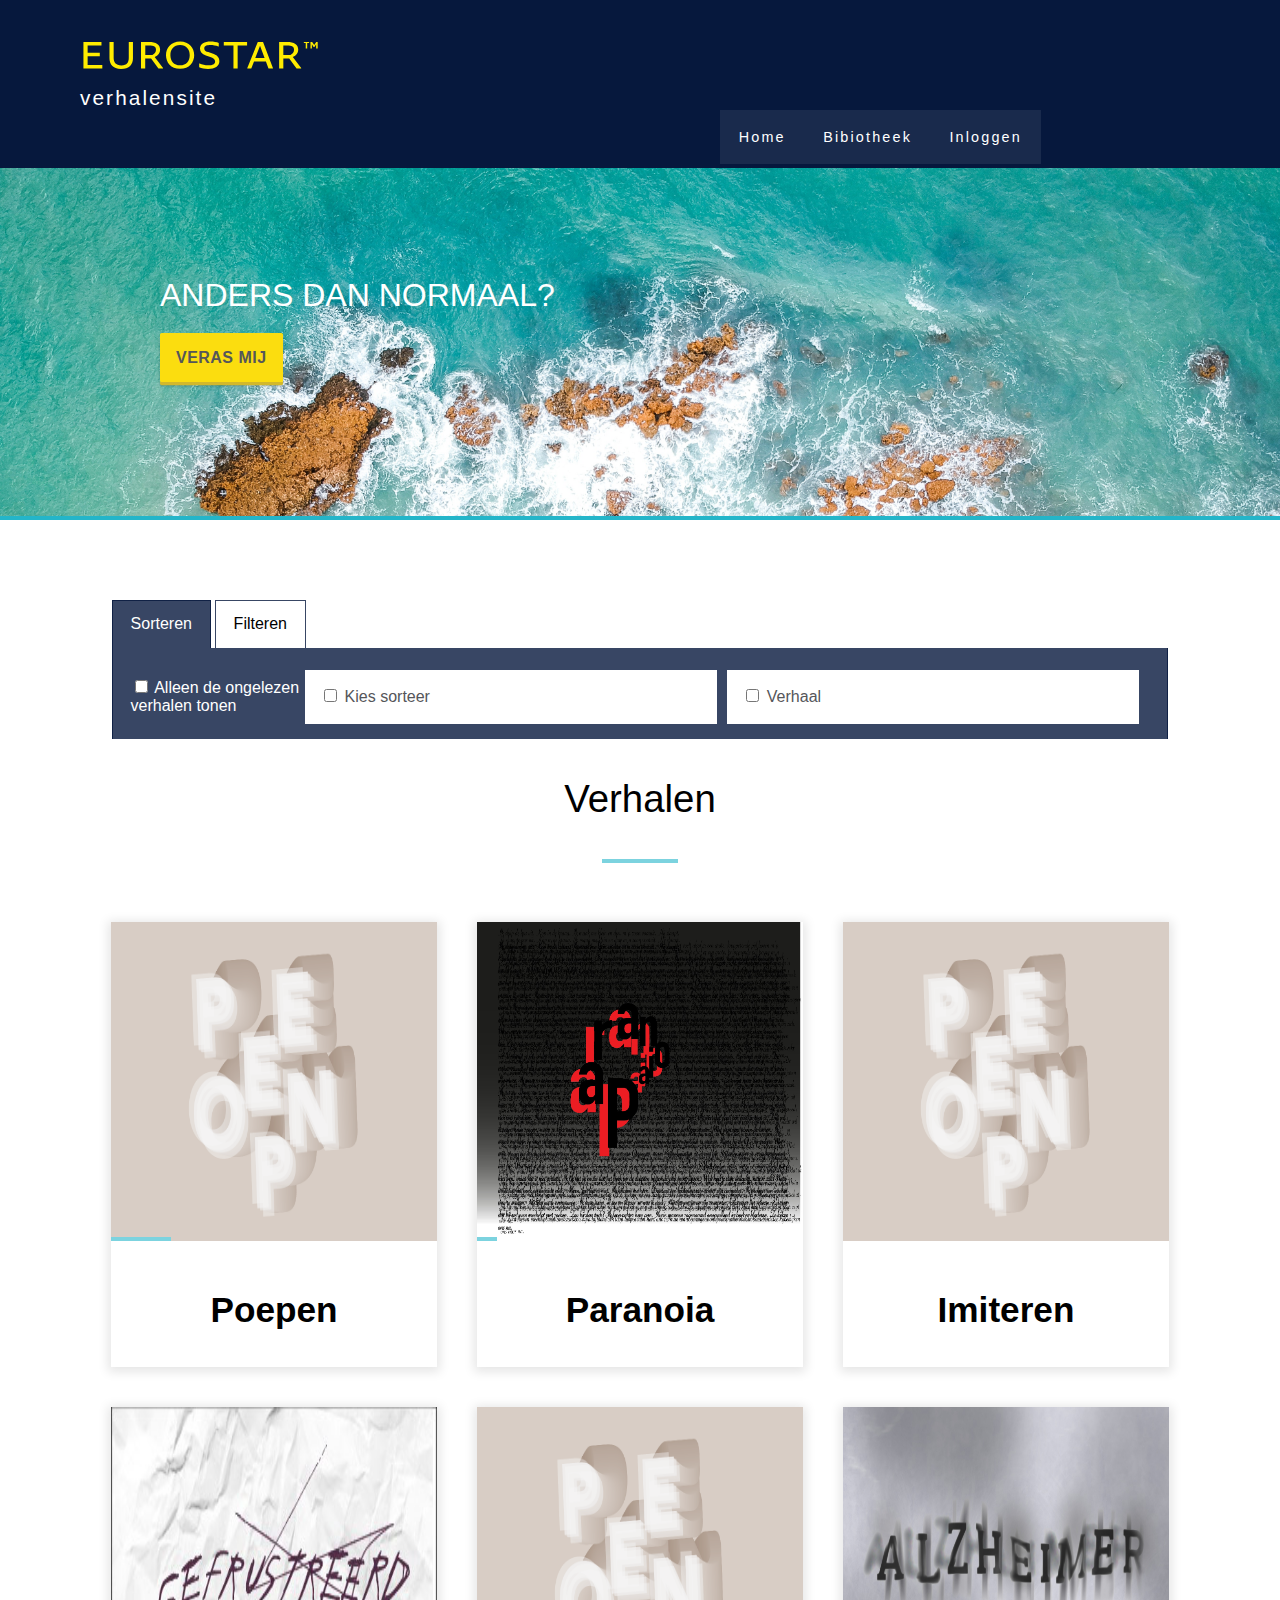
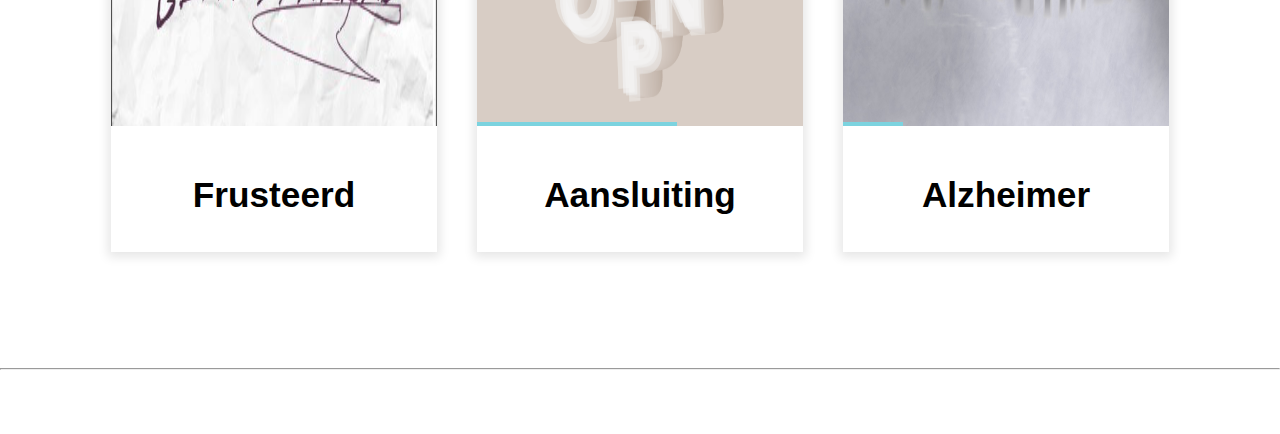
<file: Index.html>
<!DOCTYPE html>

<html lang="nl">

<head>
    <title>Verhalen</title>
    <meta name="viewport" content="width=device-width, initial-scale=1">
    <link rel="stylesheet" href="Styles/Styles.css" type="text/css">

</head>

<body>
    <!-- HEADER -->
    <header class="top">
        <div>
            <img src="Image/logo.svg" alt="logo" />
            <p>verhalensite</p>
        </div>
        <nav class="navheader">
            <div id="menuToggle">
                <!--
    A fake / hidden checkbox is used as click reciever,
    so you can use the :checked selector on it.
    -->
                <input type="checkbox" />

                <!--
    Some spans to act as a hamburger.

    They are acting like a real hamburger,
    not that McDonalds stuff.
    -->
                <span></span>
                <span></span>
                <span></span>
                <ul id="menu">
                    <li><a href="#">home</a></li>
                    <li><a href="bibio.html">Bibiotheek</a></li>
                    <li><a href="login.html">Inloggen</a></li>
                </ul>
            </div>
        </nav>

    </header>
    <!-- EINDE HEADER -->

    <!-- HEADER FOTO -->
    <section class="headerslider">
        <h1>Anders dan normaal?</h1>
        <a href="#">Veras mij</a>
    </section>

    <!-- EINDE HEADER FOTO -->

    <!-- FILTER & SORTEREN -->

    <div class="pc-tab">
        <input checked="checked" id="tab1" type="radio" name="pct" />
        <input id="tab2" type="radio" name="pct" />
        <nav>
            <ul>
                <li class="tab1">
                    <label for="tab1">Sorteren</label>
                </li>
                <li class="tab2">
                    <label for="tab2">Filteren</label>
                </li>
            </ul>
        </nav>
        <section>
            <div class="tab1">
                <form>
                    <div>
                        <input type="checkbox"> Alleen de ongelezen verhalen tonen
                    </div>
                    <Section class="drop">
                        <ul>
                            <li class="sorteer">
                                <input type="checkbox" id="sorteer" name="opinie" value="Opinie">
                                <label class="sorteer" for="sorteer">Kies sorteer</label>
                                <ul class="hidesorteer">
                                    <li>
                                        <input type="checkbox" id="populairiteit" name="populairiteit" value="Populairiteit">
                                        <label for="populairiteit">Populairiteit</label>
                                    </li>
                                    <li>
                                        <input type="checkbox" id="alfabetisch" name="alfabetisch" value="Alfabetisch">
                                        <label for="alfabetisch">Alfabetisch</label>
                                    </li>
                                    <li>
                                        <input type="checkbox" id="aanbevolen" name="aanbevolen" value="Aanbevolen">
                                        <label for="aanbevolen">Aanbevolen</label>
                                    </li>
                                    <li>
                                        <input type="checkbox" id="nieuw" name="nieuw" value="Nieuw">
                                        <label for="nieuw">Nieuw</label>
                                    </li>
                                    <li>
                                        <input type="checkbox" id="oud" name="oud" value="Oud">
                                        <label for="oud">Oud</label>
                                    </li>
                                </ul>
                            </li>
                        </ul>
                    </Section>
                    <Section class="drop">
                        <ul>
                            <li class="sorteer">
                                <input type="checkbox" id="sorteer" name="opinie" value="Opinie">
                                <label class="sorteer" for="sorteer">Verhaal</label>
                                <ul class="hidesorteer">
                                    <li>
                                        <input type="checkbox" id="populairiteit" name="populairiteit" value="Populairiteit">
                                        <label for="populairiteit">Populairiteit</label>
                                    </li>
                                    <li>
                                        <input type="checkbox" id="alfabetisch" name="alfabetisch" value="Alfabetisch">
                                        <label for="alfabetisch">Alfabetisch</label>
                                    </li>
                                    <li>
                                        <input type="checkbox" id="aanbevolen" name="aanbevolen" value="Aanbevolen">
                                        <label for="aanbevolen">Aanbevolen</label>
                                    </li>
                                    <li>
                                        <input type="checkbox" id="nieuw" name="nieuw" value="Nieuw">
                                        <label for="nieuw">Nieuw</label>
                                    </li>
                                    <li>
                                        <input type="checkbox" id="oud" name="oud" value="Oud">
                                        <label for="oud">Oud</label>
                                    </li>
                                </ul>
                            </li>
                        </ul>
                    </Section>
                </form>

            </div>
            <div class="tab2">
                <form>
                    <Section class="drop">
                        <ul>
                            <li class="sorteer">
                                <input type="checkbox" id="sorteer2" name="opinie" value="Opinie">
                                <label class="sorteer" for="sorteer2">Kies genre</label>
                                <ul class="hidesorteer">
                                    <li>
                                        <input type="checkbox" id="Spannend" name="Spannend" value="Spannend">
                                        <label for="Spannend">Spannend</label>
                                    </li>
                                    <li>
                                        <input type="checkbox" id="Roman" name="alfabetisch" value="Roman">
                                        <label for="Roman">Roman</label>
                                    </li>
                                    <li>
                                        <input type="checkbox" id="Humor" name="Humor" value="Humor">
                                        <label for="Humor">Humor</label>
                                    </li>
                                    <li>
                                        <input type="checkbox" id="Horror" name="Horror" value="Horror">
                                        <label for="Horror">Horror</label>
                                    </li>
                                    <li>
                                        <input type="checkbox" id="Dieren" name="Dieren" value="Dieren">
                                        <label for="Dieren">Dieren</label>
                                    </li>
                                    <li>
                                        <input type="checkbox" id="Sprookjes" name="Sprookjes" value="Sprookjes">
                                        <label for="Sprookjes">Sprookjes</label>
                                    </li>
                                </ul>
                            </li>
                        </ul>
                    </Section>
                    <Section class="drop">
                        <ul>
                            <li class="sorteer">
                                <input type="checkbox" id="sorteer" name="opinie" value="Opinie">
                                <label class="sorteer" for="sorteer">Emoties</label>
                                <ul class="hidesorteer">
                                    <li>
                                        <input type="checkbox" id="populairiteit" name="populairiteit" value="Populairiteit">
                                        <label for="populairiteit">Blij</label>
                                    </li>
                                    <li>
                                        <input type="checkbox" id="alfabetisch" name="alfabetisch" value="Alfabetisch">
                                        <label for="alfabetisch">Verdrietig</label>
                                    </li>
                                    <li>
                                        <input type="checkbox" id="aanbevolen" name="aanbevolen" value="Aanbevolen">
                                        <label for="aanbevolen">Verliefd</label>
                                    </li>
                                    <li>
                                        <input type="checkbox" id="nieuw" name="nieuw" value="Nieuw">
                                        <label for="nieuw">Boos</label>
                                    </li>
                                </ul>
                            </li>
                        </ul>
                    </Section>

                </form>

            </div>
        </section>
    </div>
    <div style="clear: both;"></div>
    <!-- EINDE FILTER & SORTEREN -->

    <!-- VERHALEN -->

    <h3>Verhalen</h3>

    <section class="cards">

        <article class="verhaal">
            <img src="Image/poepen.jpg" alt="poepen">
            <header>
                <hr class="leesstand" width="60px" />
                <h4>Poepen</h4>
                <div>
                    <a href="verhaal.html">BEKIJKEN</a>
                    <button id="heart">❤</button>
                </div>
            </header>
        </article>


        <article class="verhaal">
            <img src="Image/para.jpeg" alt="poepen">
            <header>
                <hr class="leesstand" width="20px" />
                <h4>Paranoia</h4>
                <div>
                    <a href="#">BEKIJKEN</a>

                    <button id="heart">❤</button>
                </div>
            </header>
        </article>
        <article class="verhaal">
            <img src="Image/poepen.jpg" alt="poepen">
            <header>
                <hr class="leesstand" width="0px" />
                <h4>Imiteren</h4>
                <div>
                    <a href="#">BEKIJKEN</a>

                    <button id="heart">❤</button>
                </div>
            </header>
        </article>
        <article class="verhaal">
            <img src="Image/gefrusteerd.jpeg" alt="poepen">
            <header>
                <hr class="leesstand" width="0px" />
                <h4>Frusteerd</h4>
                <div>
                    <a href="#">BEKIJKEN</a>

                    <button id="heart">❤</button>
                </div>
            </header>
        </article>
        <article class="verhaal">
            <img src="Image/poepen.jpg" alt="poepen">
            <header>
                <hr class="leesstand" width="200px" />
                <h4>Aansluiting</h4>
                <div>
                    <a href="#">BEKIJKEN</a>

                    <button id="heart">❤</button>
                </div>
            </header>
        </article>
        <article class="verhaal">
            <img src="Image/alzheimer.jpeg" alt="poepen">
            <header>
                <hr class="leesstand" width="60px" />
                <h4>Alzheimer</h4>
                <div>
                    <a href="#">BEKIJKEN</a>

                    <button id="heart">❤</button>
                </div>
            </header>
        </article>
        <!-- EINDE VERHALEN -->

    </section>
    <!-- FOOTER -->
    <footer>
        <hr class="leesstand" />
    </footer>
    <!-- EINDE FOOTER -->
    <script type="text/javascript" src="js/main.js"></script>

</body>

</html>
</file>
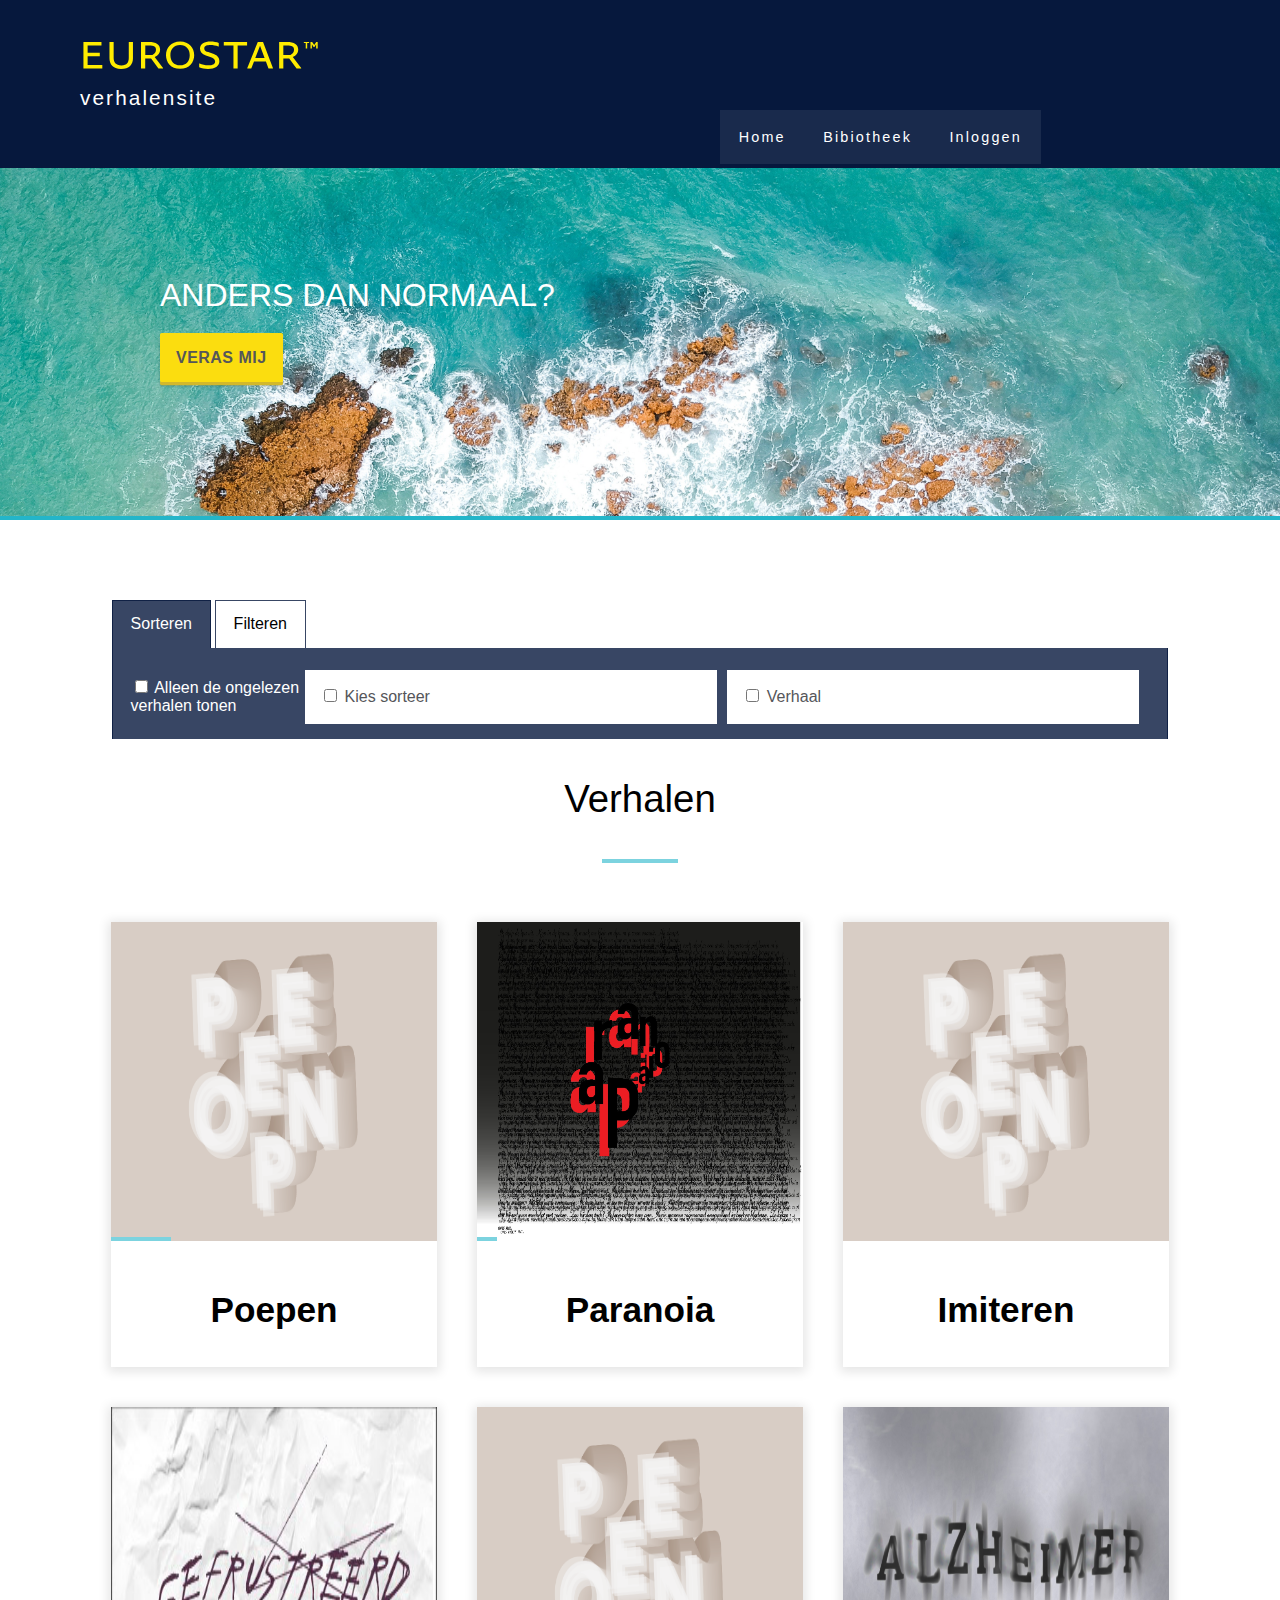
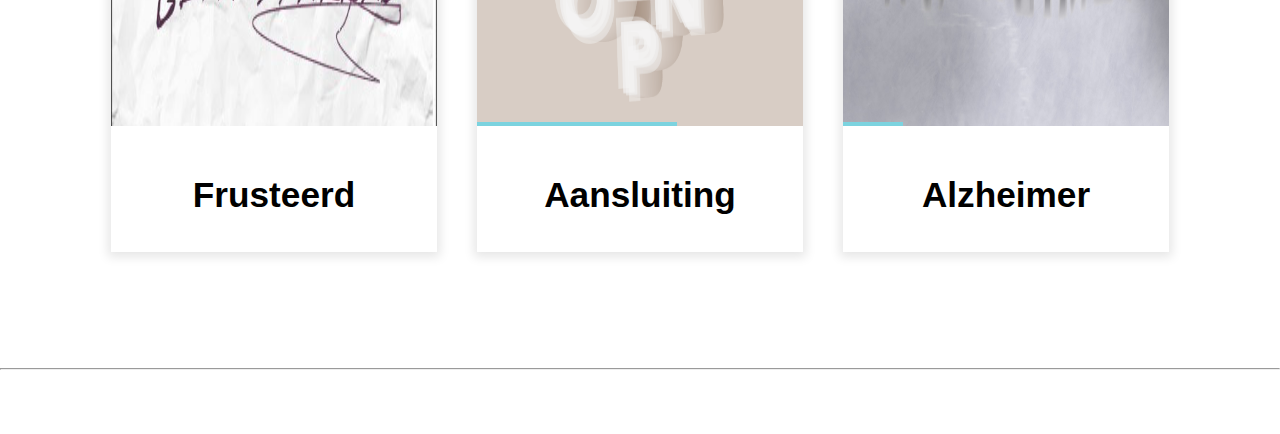
<file: index.html>
<!DOCTYPE html>

<html lang="nl">

<head>
    <title>Verhalen</title>
    <meta name="viewport" content="width=device-width, initial-scale=1">
    <link rel="stylesheet" href="Styles/Styles.css" type="text/css">

</head>

<body>
    <!-- HEADER -->
    <header class="top">
        <div>
            <img src="Image/logo.svg" alt="logo" />
            <p>verhalensite</p>
        </div>
        <nav class="navheader">
            <div id="menuToggle">
                <!--
    A fake / hidden checkbox is used as click reciever,
    so you can use the :checked selector on it.
    -->
                <input type="checkbox" />

                <!--
    Some spans to act as a hamburger.

    They are acting like a real hamburger,
    not that McDonalds stuff.
    -->
                <span></span>
                <span></span>
                <span></span>
                <ul id="menu">
                    <li><a href="index.html">home</a></li>
                    <li><a href="bibio.html">Bibiotheek</a></li>
                    <li><a href="login.html">Inloggen</a></li>
                </ul>
            </div>
        </nav>

    </header>
    <!-- EINDE HEADER -->

    <!-- HEADER FOTO -->
    <section class="headerslider">
        <h1>Anders dan normaal?</h1>
        <a href="#">Veras mij</a>
    </section>

    <!-- EINDE HEADER FOTO -->

    <!-- FILTER & SORTEREN -->

    <div class="pc-tab">
        <input checked="checked" id="tab1" type="radio" name="pct" />
        <input id="tab2" type="radio" name="pct" />
        <nav>
            <ul>
                <li class="tab1">
                    <label for="tab1">Sorteren</label>
                </li>
                <li class="tab2">
                    <label for="tab2">Filteren</label>
                </li>
            </ul>
        </nav>
        <section>
            <div class="tab1">
                <form>
                    <div>
                        <input type="checkbox"> Alleen de ongelezen verhalen tonen
                    </div>
                    <Section class="drop">
                        <ul>
                            <li class="sorteer">
                                <input type="checkbox" id="sorteer" name="opinie" value="Opinie">
                                <label class="sorteer" for="sorteer">Kies sorteer</label>
                                <ul class="hidesorteer">
                                    <li>
                                        <input type="checkbox" id="populairiteit" name="populairiteit" value="Populairiteit">
                                        <label for="populairiteit">Populairiteit</label>
                                    </li>
                                    <li>
                                        <input type="checkbox" id="alfabetisch" name="alfabetisch" value="Alfabetisch">
                                        <label for="alfabetisch">Alfabetisch</label>
                                    </li>
                                    <li>
                                        <input type="checkbox" id="aanbevolen" name="aanbevolen" value="Aanbevolen">
                                        <label for="aanbevolen">Aanbevolen</label>
                                    </li>
                                    <li>
                                        <input type="checkbox" id="nieuw" name="nieuw" value="Nieuw">
                                        <label for="nieuw">Nieuw</label>
                                    </li>
                                    <li>
                                        <input type="checkbox" id="oud" name="oud" value="Oud">
                                        <label for="oud">Oud</label>
                                    </li>
                                </ul>
                            </li>
                        </ul>
                    </Section>
                    <Section class="drop">
                        <ul>
                            <li class="sorteer">
                                <input type="checkbox" id="sorteer" name="opinie" value="Opinie">
                                <label class="sorteer" for="sorteer">Verhaal</label>
                                <ul class="hidesorteer">
                                    <li>
                                        <input type="checkbox" id="populairiteit" name="populairiteit" value="Populairiteit">
                                        <label for="populairiteit">Populairiteit</label>
                                    </li>
                                    <li>
                                        <input type="checkbox" id="alfabetisch" name="alfabetisch" value="Alfabetisch">
                                        <label for="alfabetisch">Alfabetisch</label>
                                    </li>
                                    <li>
                                        <input type="checkbox" id="aanbevolen" name="aanbevolen" value="Aanbevolen">
                                        <label for="aanbevolen">Aanbevolen</label>
                                    </li>
                                    <li>
                                        <input type="checkbox" id="nieuw" name="nieuw" value="Nieuw">
                                        <label for="nieuw">Nieuw</label>
                                    </li>
                                    <li>
                                        <input type="checkbox" id="oud" name="oud" value="Oud">
                                        <label for="oud">Oud</label>
                                    </li>
                                </ul>
                            </li>
                        </ul>
                    </Section>
                </form>

            </div>
            <div class="tab2">
                <form>
                    <Section class="drop">
                        <ul>
                            <li class="sorteer">
                                <input type="checkbox" id="sorteer2" name="opinie" value="Opinie">
                                <label class="sorteer" for="sorteer2">Kies genre</label>
                                <ul class="hidesorteer">
                                    <li>
                                        <input type="checkbox" id="Spannend" name="Spannend" value="Spannend">
                                        <label for="Spannend">Spannend</label>
                                    </li>
                                    <li>
                                        <input type="checkbox" id="Roman" name="alfabetisch" value="Roman">
                                        <label for="Roman">Roman</label>
                                    </li>
                                    <li>
                                        <input type="checkbox" id="Humor" name="Humor" value="Humor">
                                        <label for="Humor">Humor</label>
                                    </li>
                                    <li>
                                        <input type="checkbox" id="Horror" name="Horror" value="Horror">
                                        <label for="Horror">Horror</label>
                                    </li>
                                    <li>
                                        <input type="checkbox" id="Dieren" name="Dieren" value="Dieren">
                                        <label for="Dieren">Dieren</label>
                                    </li>
                                    <li>
                                        <input type="checkbox" id="Sprookjes" name="Sprookjes" value="Sprookjes">
                                        <label for="Sprookjes">Sprookjes</label>
                                    </li>
                                </ul>
                            </li>
                        </ul>
                    </Section>
                    <Section class="drop">
                        <ul>
                            <li class="sorteer">
                                <input type="checkbox" id="sorteer" name="opinie" value="Opinie">
                                <label class="sorteer" for="sorteer">Emoties</label>
                                <ul class="hidesorteer">
                                    <li>
                                        <input type="checkbox" id="populairiteit" name="populairiteit" value="Populairiteit">
                                        <label for="populairiteit">Blij</label>
                                    </li>
                                    <li>
                                        <input type="checkbox" id="alfabetisch" name="alfabetisch" value="Alfabetisch">
                                        <label for="alfabetisch">Verdrietig</label>
                                    </li>
                                    <li>
                                        <input type="checkbox" id="aanbevolen" name="aanbevolen" value="Aanbevolen">
                                        <label for="aanbevolen">Verliefd</label>
                                    </li>
                                    <li>
                                        <input type="checkbox" id="nieuw" name="nieuw" value="Nieuw">
                                        <label for="nieuw">Boos</label>
                                    </li>
                                </ul>
                            </li>
                        </ul>
                    </Section>

                </form>

            </div>
        </section>
    </div>
    <div style="clear: both;"></div>
    <!-- EINDE FILTER & SORTEREN -->

    <!-- VERHALEN -->

    <h3>Verhalen</h3>

    <section class="cards">

        <article class="verhaal">
            <img src="Image/poepen.jpg" alt="poepen">
            <header>
                <hr class="leesstand" width="60px" />
                <h4>Poepen</h4>
                <div>
                    <a href="verhaal.html">BEKIJKEN</a>
                    <button id="heart">❤</button>
                </div>
            </header>
        </article>


        <article class="verhaal">
            <img src="Image/para.jpeg" alt="poepen">
            <header>
                <hr class="leesstand" width="20px" />
                <h4>Paranoia</h4>
                <div>
                    <a href="#">BEKIJKEN</a>

                    <button id="heart">❤</button>
                </div>
            </header>
        </article>
        <article class="verhaal">
            <img src="Image/poepen.jpg" alt="poepen">
            <header>
                <hr class="leesstand" width="0px" />
                <h4>Imiteren</h4>
                <div>
                    <a href="#">BEKIJKEN</a>

                    <button id="heart">❤</button>
                </div>
            </header>
        </article>
        <article class="verhaal">
            <img src="Image/gefrusteerd.jpeg" alt="poepen">
            <header>
                <hr class="leesstand" width="0px" />
                <h4>Frusteerd</h4>
                <div>
                    <a href="#">BEKIJKEN</a>

                    <button id="heart">❤</button>
                </div>
            </header>
        </article>
        <article class="verhaal">
            <img src="Image/poepen.jpg" alt="poepen">
            <header>
                <hr class="leesstand" width="200px" />
                <h4>Aansluiting</h4>
                <div>
                    <a href="#">BEKIJKEN</a>

                    <button id="heart">❤</button>
                </div>
            </header>
        </article>
        <article class="verhaal">
            <img src="Image/alzheimer.jpeg" alt="poepen">
            <header>
                <hr class="leesstand" width="60px" />
                <h4>Alzheimer</h4>
                <div>
                    <a href="#">BEKIJKEN</a>

                    <button id="heart">❤</button>
                </div>
            </header>
        </article>
        <!-- EINDE VERHALEN -->

    </section>
    <!-- FOOTER -->
    <footer>
        <hr class="leesstand" />
    </footer>
    <!-- EINDE FOOTER -->
    <script type="text/javascript" src="js/main.js"></script>

</body>

</html>
</file>
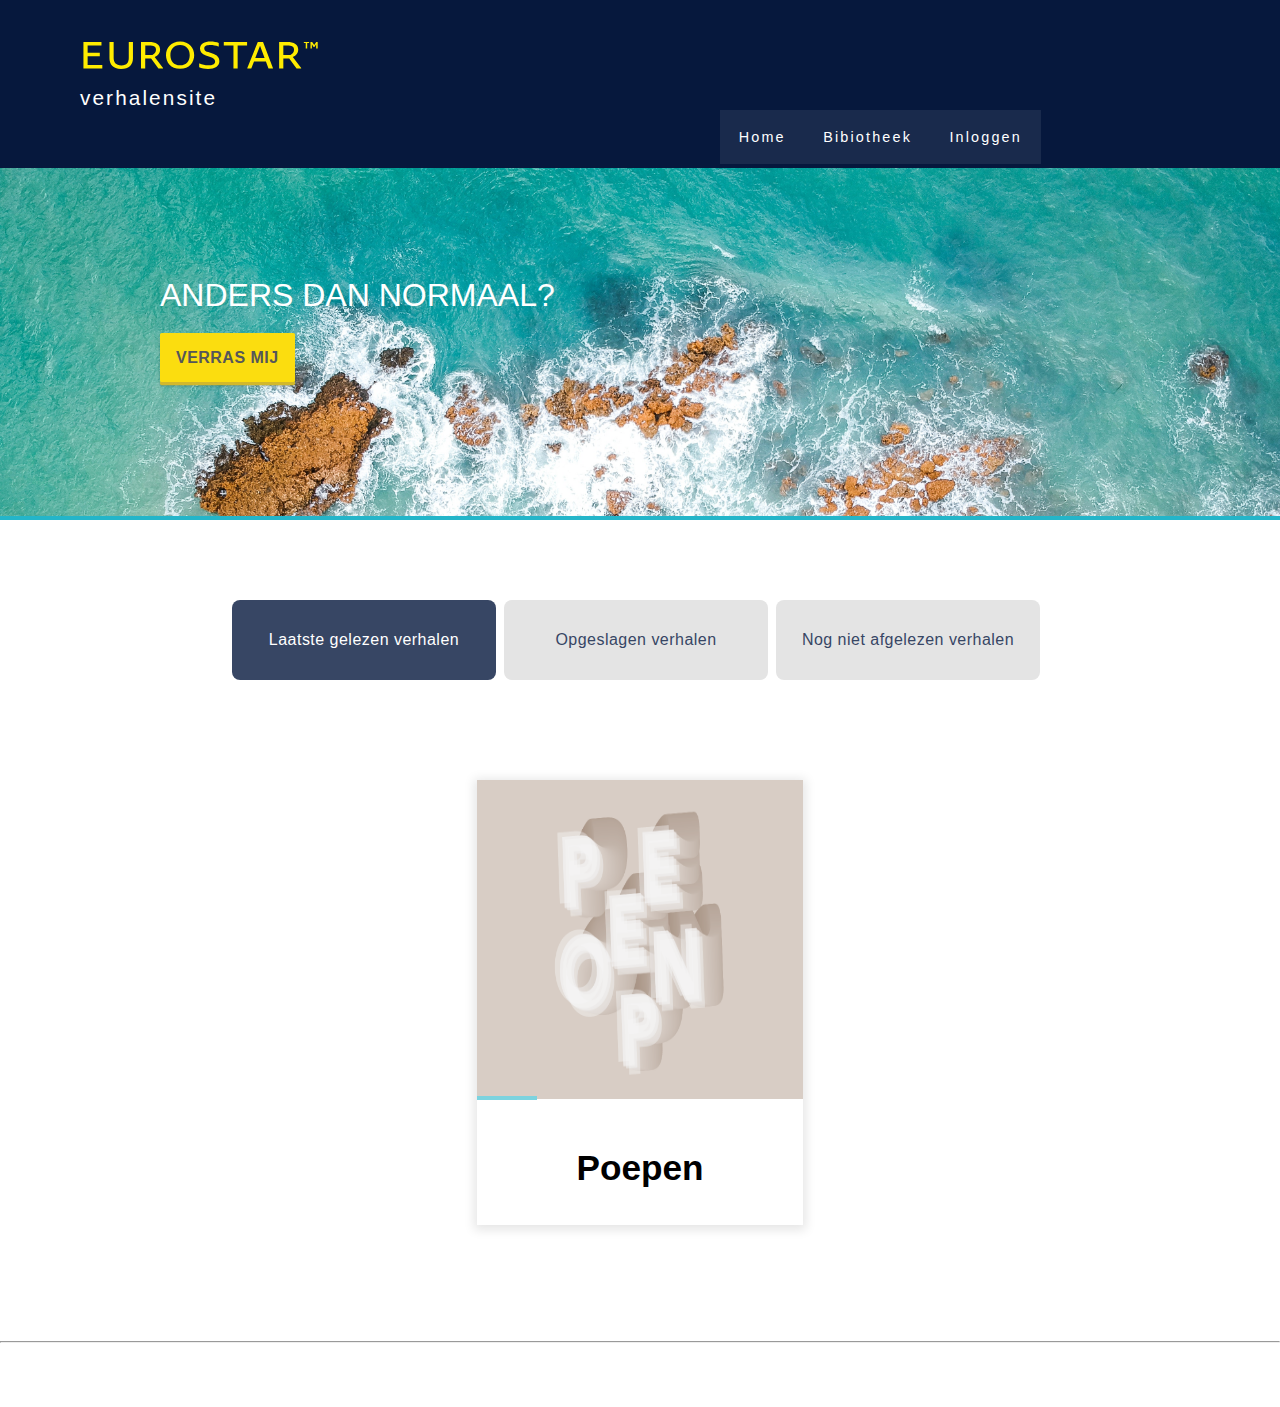
<file: bibio.html>
<!DOCTYPE html>

<html lang="nl">

<head>
    <title>Verhalen</title>
    <meta name="viewport" content="width=device-width, initial-scale=1">
    <link rel="stylesheet" href="Styles/Styles.css" type="text/css">
</head>

<body>
    <!-- HEADER -->
    <header class="top">
        <div>
            <img src="Image/logo.svg" alt="logo" />
            <p>verhalensite</p>
        </div>
        <nav class="navheader">
            <div id="menuToggle">
                <!--
    A fake / hidden checkbox is used as click reciever,
    so you can use the :checked selector on it.
    -->
                <input type="checkbox" />

                <!--
    Some spans to act as a hamburger.

    They are acting like a real hamburger,
    not that McDonalds stuff.
    -->
                <span></span>
                <span></span>
                <span></span>
                <ul id="menu">
                    <li><a href="index.html">home</a></li>
                    <li><a href="bibio.html">Bibiotheek</a></li>
                    <li><a href="login.html">Inloggen</a></li>
                </ul>
            </div>
        </nav>

    </header>
    <!-- EINDE HEADER -->
    <!-- HEADER FOTO -->
    <section class="headerslider">
        <h1>Anders dan normaal?</h1>
        <a href="Index.html">Verras mij</a>
    </section>

    <!-- EINDE HEADER FOTO -->
    <section class="boxes">
        <a href="bibio.html" class="active">Laatste gelezen verhalen</a>
        <a href="bibio2.html">Opgeslagen verhalen</a>
        <a href="bibio3.html">Nog niet afgelezen verhalen</a>
    </section>
    <section class="cards">


        <article class="verhaal">
            <img src="Image/poepen.jpg" alt="poepen">
            <header>
                <hr width="60px" />
                <h4>Poepen</h4>
                <div>
                    <a ref="Index.html">BEKIJKEN</a>

                    <button id="heart">❤</button>
                </div>
            </header>
        </article>
    </section>
    <!-- FOOTER -->
    <footer>
        <hr />
    </footer>
    <!-- EINDE FOOTER -->
    <script type="text/javascript" src="js/main.js"></script>
</body>

</html>
</file>
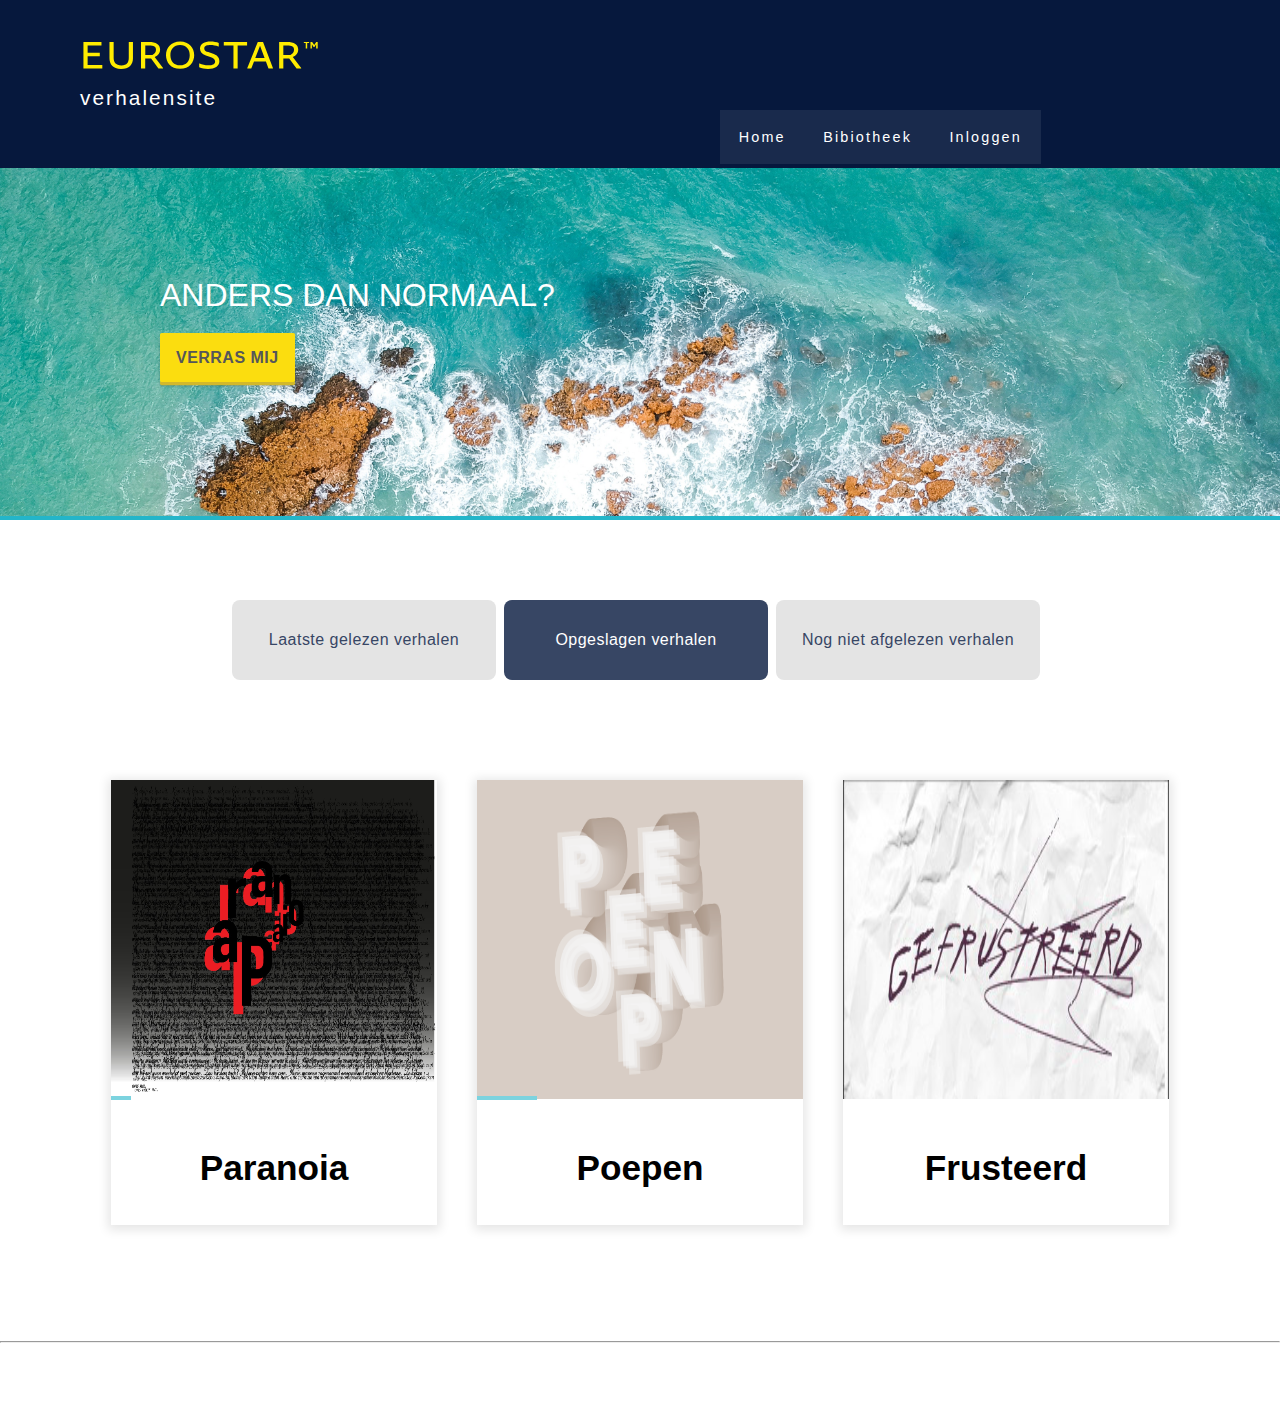
<file: bibio2.html>
<!DOCTYPE html>

<html lang="nl">

<head>
    <title>Verhalen</title>
    <meta name="viewport" content="width=device-width, initial-scale=1">
    <link rel="stylesheet" href="Styles/Styles.css" type="text/css">
</head>

<body>
    <!-- HEADER -->
    <header class="top">
        <div>
            <img src="Image/logo.svg" alt="logo" />
            <p>verhalensite</p>
        </div>
        <nav class="navheader">
            <div id="menuToggle">
                <!--
    A fake / hidden checkbox is used as click reciever,
    so you can use the :checked selector on it.
    -->
                <input type="checkbox" />

                <!--
    Some spans to act as a hamburger.

    They are acting like a real hamburger,
    not that McDonalds stuff.
    -->
                <span></span>
                <span></span>
                <span></span>
                <ul id="menu">
                    <li><a href="index.html">home</a></li>
                    <li><a href="bibio.html">Bibiotheek</a></li>
                    <li><a href="login.html">Inloggen</a></li>
                </ul>
            </div>
        </nav>

    </header>
    <!-- EINDE HEADER -->
    <!-- HEADER FOTO -->
    <section class="headerslider">
        <h1>Anders dan normaal?</h1>
        <a href="Index.html">Verras mij</a>
    </section>

    <!-- EINDE HEADER FOTO -->
    <section class="boxes">
        <a href="bibio.html">Laatste gelezen verhalen</a>
        <a href="bibio2.html" class="active">Opgeslagen verhalen</a>
        <a href="bibio3.html">Nog niet afgelezen verhalen</a>
    </section>
    <section class="cards">


        <article class="verhaal">
            <img src="Image/para.jpeg" alt="poepen">
            <header>
                <hr class="leesstand" width="20px" />
                <h4>Paranoia</h4>
                <div>
                    <a href="#">BEKIJKEN</a>

                    <button id="heart">❤</button>
                </div>
            </header>
        </article>
        <article class="verhaal">
            <img src="Image/poepen.jpg" alt="poepen">
            <header>
                <hr width="60px" />
                <h4>Poepen</h4>
                <div>
                    <a ref="Index.html">BEKIJKEN</a>

                    <button id="heart">❤</button>
                </div>
            </header>
        </article>
        <article class="verhaal">
            <img src="Image/gefrusteerd.jpeg" alt="poepen">
            <header>
                <hr class="leesstand" width="0px" />
                <h4>Frusteerd</h4>
                <div>
                    <a href="#">BEKIJKEN</a>

                    <button id="heart">❤</button>
                </div>
            </header>
        </article>
    </section>
    <!-- FOOTER -->
    <footer>
        <hr />
    </footer>
    <!-- EINDE FOOTER -->
    <script type="text/javascript" src="js/main.js"></script>
</body>

</html>
</file>
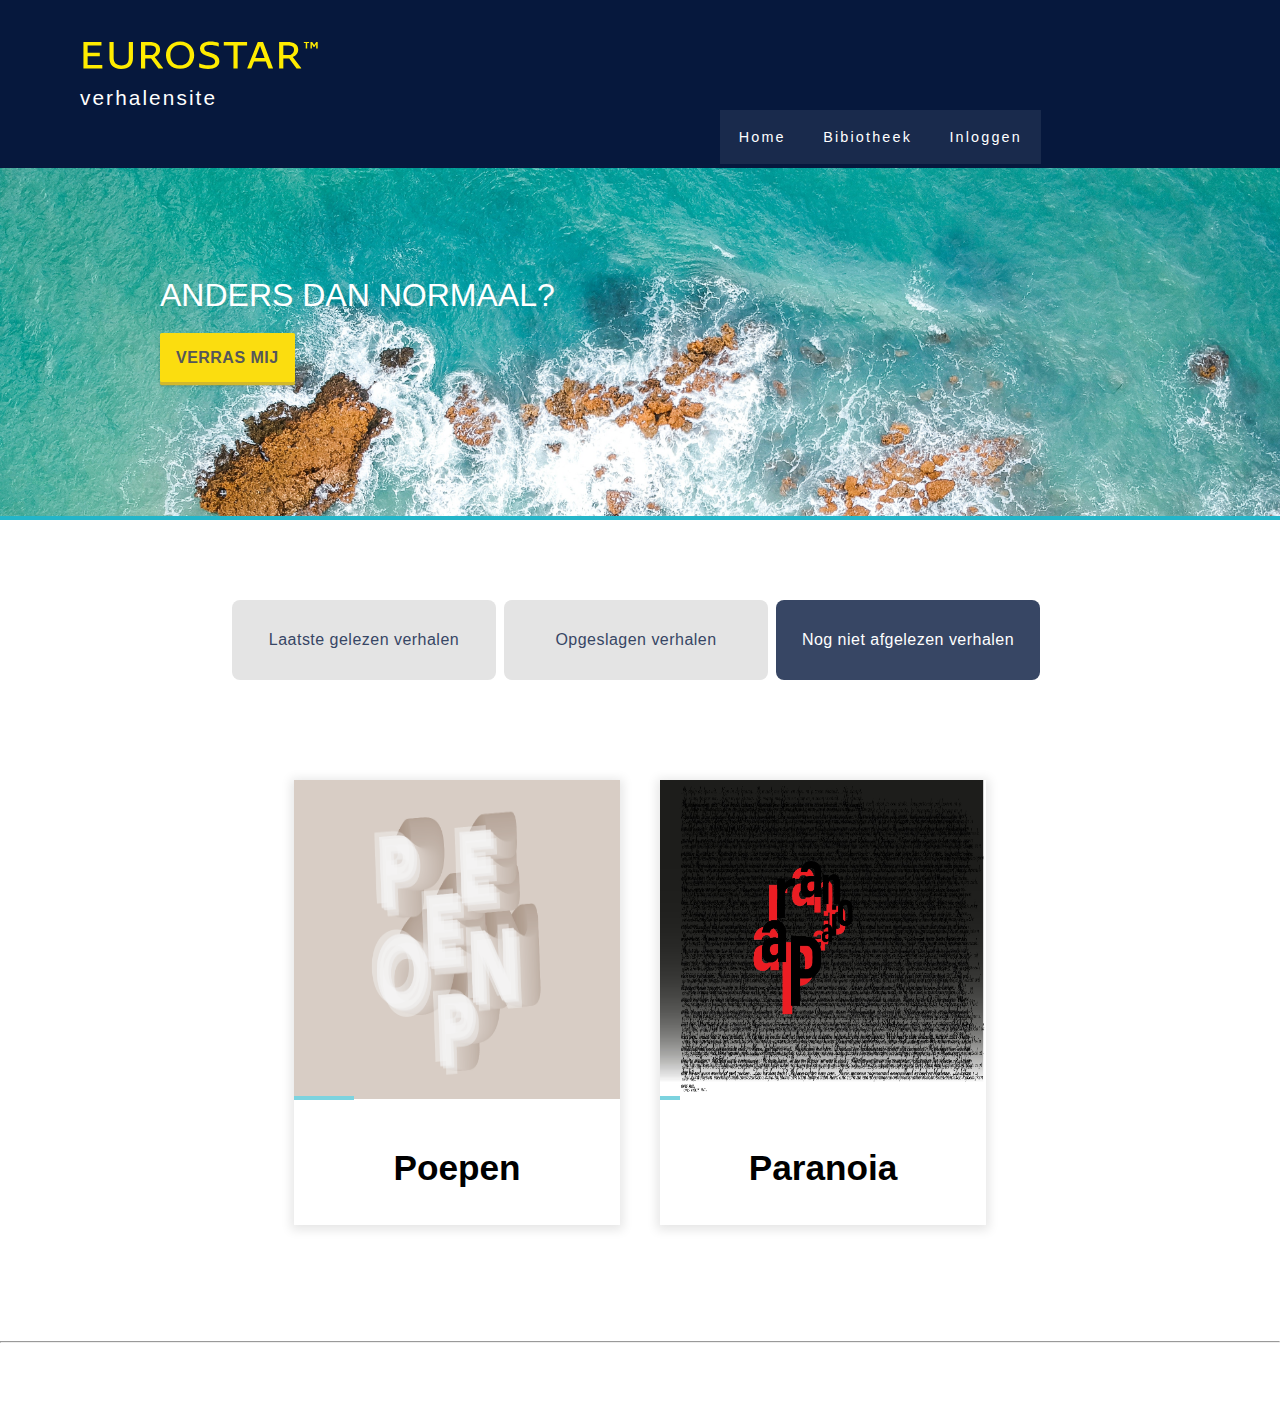
<file: bibio3.html>
<!DOCTYPE html>

<html lang="nl">

<head>
    <title>Verhalen</title>
    <meta name="viewport" content="width=device-width, initial-scale=1">
    <link rel="stylesheet" href="Styles/Styles.css" type="text/css">
</head>

<body>
    <!-- HEADER -->
    <header class="top">
        <div>
            <img src="Image/logo.svg" alt="logo" />
            <p>verhalensite</p>
        </div>
        <nav class="navheader">
            <div id="menuToggle">
                <!--
    A fake / hidden checkbox is used as click reciever,
    so you can use the :checked selector on it.
    -->
                <input type="checkbox" />

                <!--
    Some spans to act as a hamburger.

    They are acting like a real hamburger,
    not that McDonalds stuff.
    -->
                <span></span>
                <span></span>
                <span></span>
                <ul id="menu">
                    <li><a href="index.html">home</a></li>
                    <li><a href="bibio.html">Bibiotheek</a></li>
                    <li><a href="login.html">Inloggen</a></li>
                </ul>
            </div>
        </nav>

    </header>
    <!-- EINDE HEADER -->
    <!-- HEADER FOTO -->
    <section class="headerslider">
        <h1>Anders dan normaal?</h1>
        <a href="Index.html">Verras mij</a>
    </section>

    <!-- EINDE HEADER FOTO -->
    <section class="boxes">
        <a href="bibio.html">Laatste gelezen verhalen</a>
        <a href="bibio2.html">Opgeslagen verhalen</a>
        <a href="bibio3.html" class="active">Nog niet afgelezen verhalen</a>
    </section>
    <section class="cards">


        <article class="verhaal">
            <img src="Image/poepen.jpg" alt="poepen">
            <header>
                <hr width="60px" />
                <h4>Poepen</h4>
                <div>
                    <a ref="Index.html">BEKIJKEN</a>

                    <button id="heart">❤</button>
                </div>
            </header>
        </article>
        <article class="verhaal">
            <img src="Image/para.jpeg" alt="poepen">
            <header>
                <hr class="leesstand" width="20px" />
                <h4>Paranoia</h4>
                <div>
                    <a href="#">BEKIJKEN</a>

                    <button id="heart">❤</button>
                </div>
            </header>
        </article>

    </section>
    <!-- FOOTER -->
    <footer>
        <hr />
    </footer>
    <!-- EINDE FOOTER -->
    <script type="text/javascript" src="js/main.js"></script>
</body>

</html>
</file>
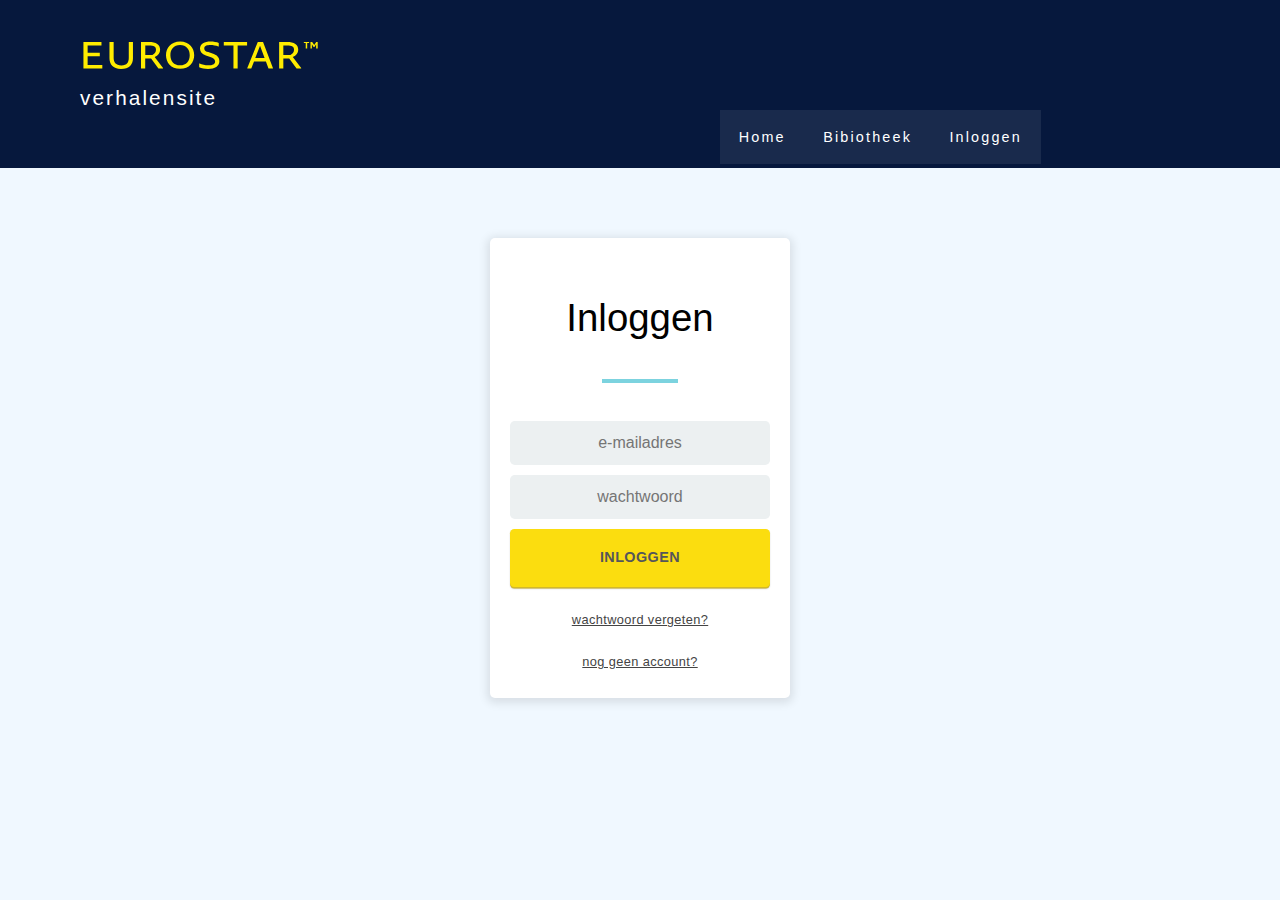
<file: login.html>
<!DOCTYPE html>

<html lang="nl">

<head>
    <title>Verhalen</title>
    <meta name="viewport" content="width=device-width, initial-scale=1">
    <link rel="stylesheet" href="Styles/Styles.css" type="text/css">
</head>

<body class="login">
    <!-- HEADER -->
    <header class="top">
        <div>
            <img src="Image/logo.svg" alt="logo" />
            <p>verhalensite</p>
        </div>
        <nav class="navheader">
            <div id="menuToggle">
                <!--
    A fake / hidden checkbox is used as click reciever,
    so you can use the :checked selector on it.
    -->
                <input type="checkbox" />

                <!--
    Some spans to act as a hamburger.

    They are acting like a real hamburger,
    not that McDonalds stuff.
    -->
                <span></span>
                <span></span>
                <span></span>
                <ul id="menu">
                    <li><a href="index.html">home</a></li>
                    <li><a href="bibio.html">Bibiotheek</a></li>
                    <li><a href="login.html">Inloggen</a></li>
                </ul>
            </div>
        </nav>

    </header>
    <!-- EINDE HEADER -->

    <!-- MAIN -->

    <section class="login">
        <article class="login-screen">

            <h3>Inloggen</h3>
            <form>
                <input type="email" class="login-field" value="" placeholder="e-mailadres" id="login-name">

                <input type="password" class="login-field" value="" placeholder="wachtwoord" id="login-pass">

                <button class="btn" href="#">Inloggen</button>

                <a class="login-link" href="#">Wachtwoord vergeten?</a>
                <a class="login-link" href="reg.html">Nog geen account?</a>
            </form>
        </article>
    </section>


    <!-- EINDE MAIN -->

</body>

</html>
</file>
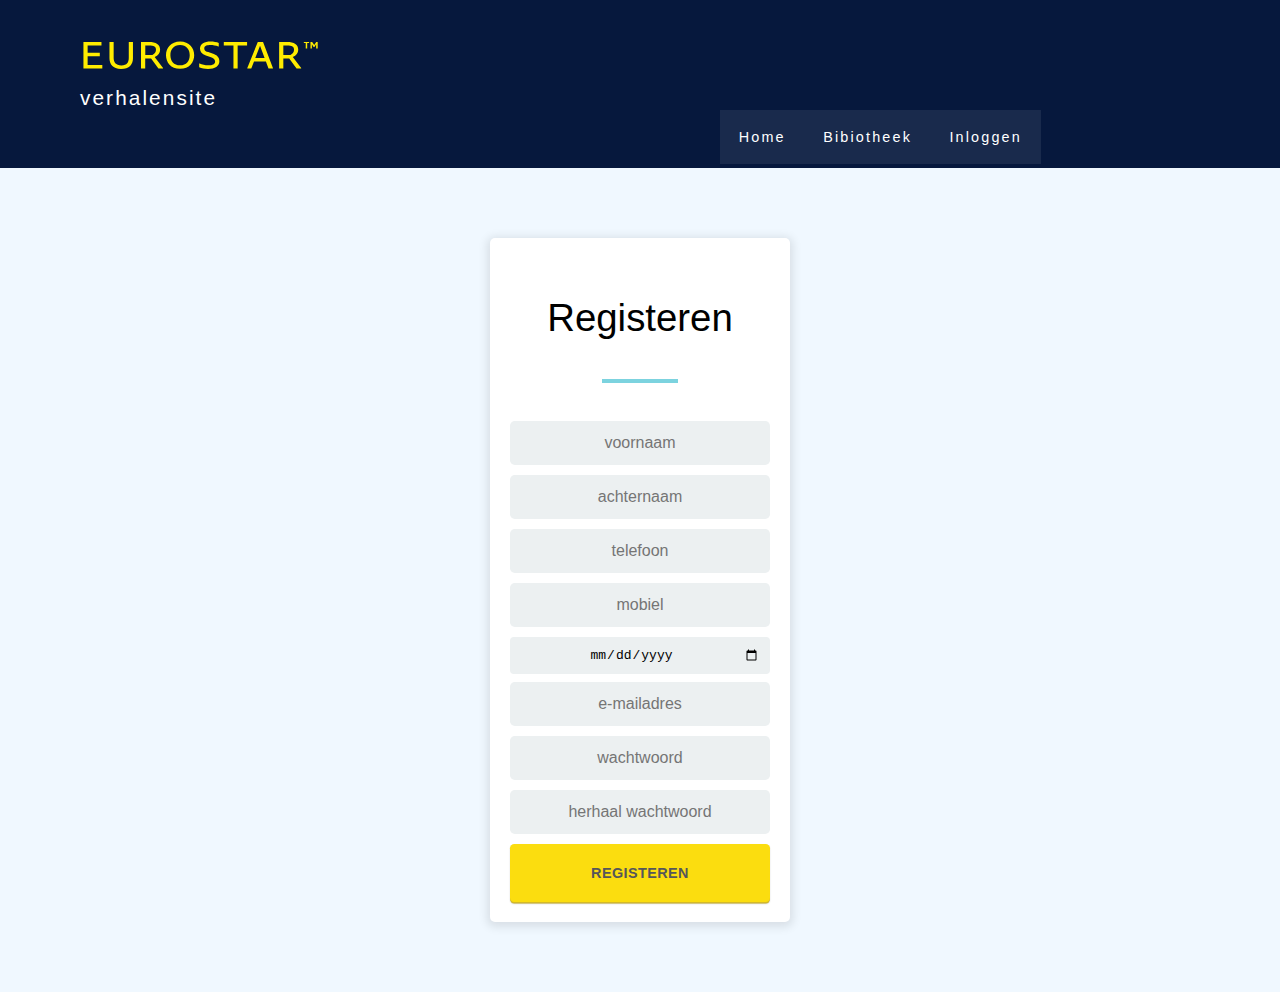
<file: reg.html>
<!DOCTYPE html>

<html lang="nl">

<head>
    <title>Verhalen</title>
    <meta name="viewport" content="width=device-width, initial-scale=1">
    <link rel="stylesheet" href="Styles/Styles.css" type="text/css">
</head>

<body class="login">
    <!-- HEADER -->
    <header class="top">
        <div>
            <img src="Image/logo.svg" alt="logo" />
            <p>verhalensite</p>
        </div>
        <nav class="navheader">
            <div id="menuToggle">
                <!--
    A fake / hidden checkbox is used as click reciever,
    so you can use the :checked selector on it.
    -->
                <input type="checkbox" />

                <!--
    Some spans to act as a hamburger.

    They are acting like a real hamburger,
    not that McDonalds stuff.
    -->
                <span></span>
                <span></span>
                <span></span>
                <ul id="menu">
                    <li><a href="index.html">home</a></li>
                    <li><a href="bibio.html">Bibiotheek</a></li>
                    <li><a href="login.html">Inloggen</a></li>
                </ul>
            </div>
        </nav>

    </header>
    <!-- EINDE HEADER -->

    <!-- MAIN -->

    <section class="login">
        <article class="login-screen">

            <h3>Registeren</h3>
            <form>
                <input type="text" class="login-field" value="" placeholder="voornaam" id="login-name">
                <input type="text" class="login-field" value="" placeholder="achternaam" id="login-name">
                <input type="tel" class="login-field" value="" placeholder="telefoon" id="login-tel">
                <input type="tel" class="login-field" value="" placeholder="mobiel" id="login-mob">
                <input type="date" class="login-field" value="" placeholder="geboorte datum" id="login-dob">
                <input type="email" class="login-field" value="" placeholder="e-mailadres" id="login-email">
                <input type="password" class="login-field" value="" placeholder="wachtwoord" id="login-pass">
                <input type="password" class="login-field" value="" placeholder="herhaal wachtwoord" id="login-pass">

                <button class="btn" href="#">Registeren</button>

            </form>
        </article>
    </section>


    <!-- EINDE MAIN -->

</body>

</html>
</file>
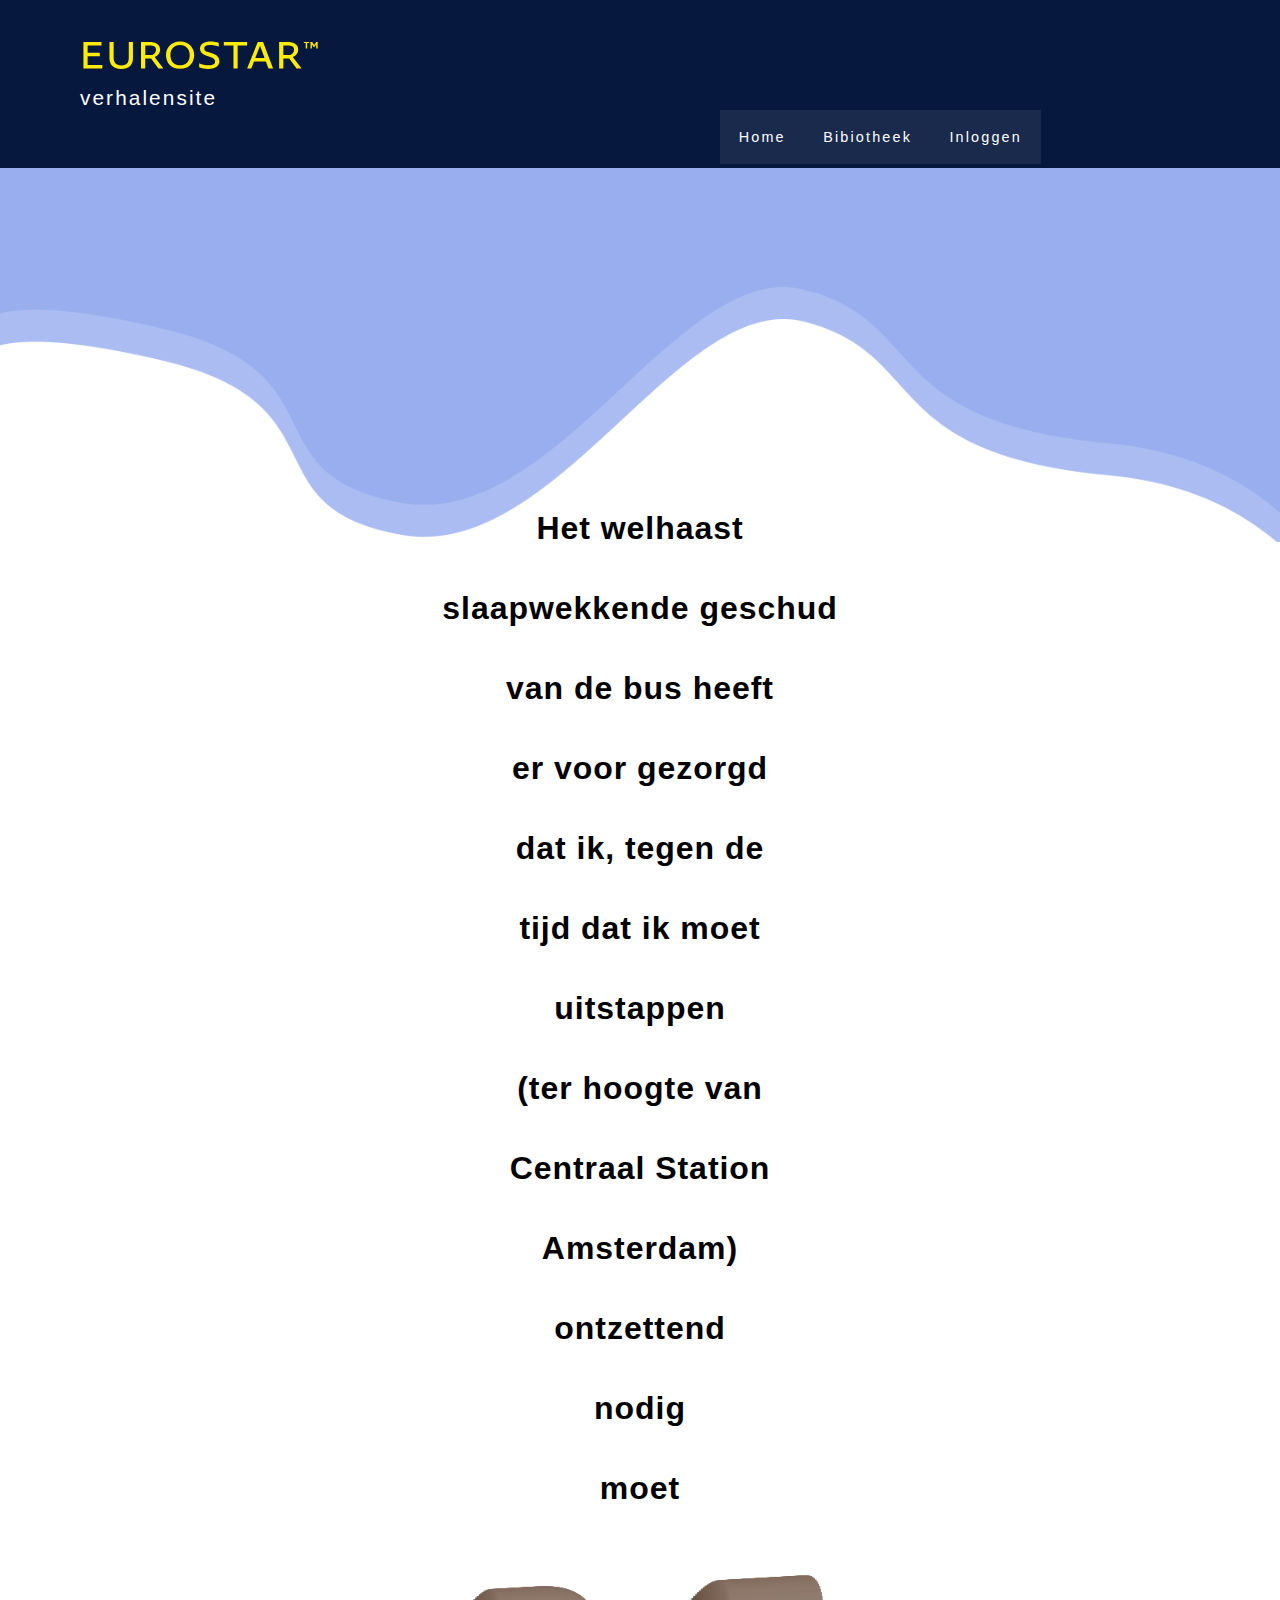
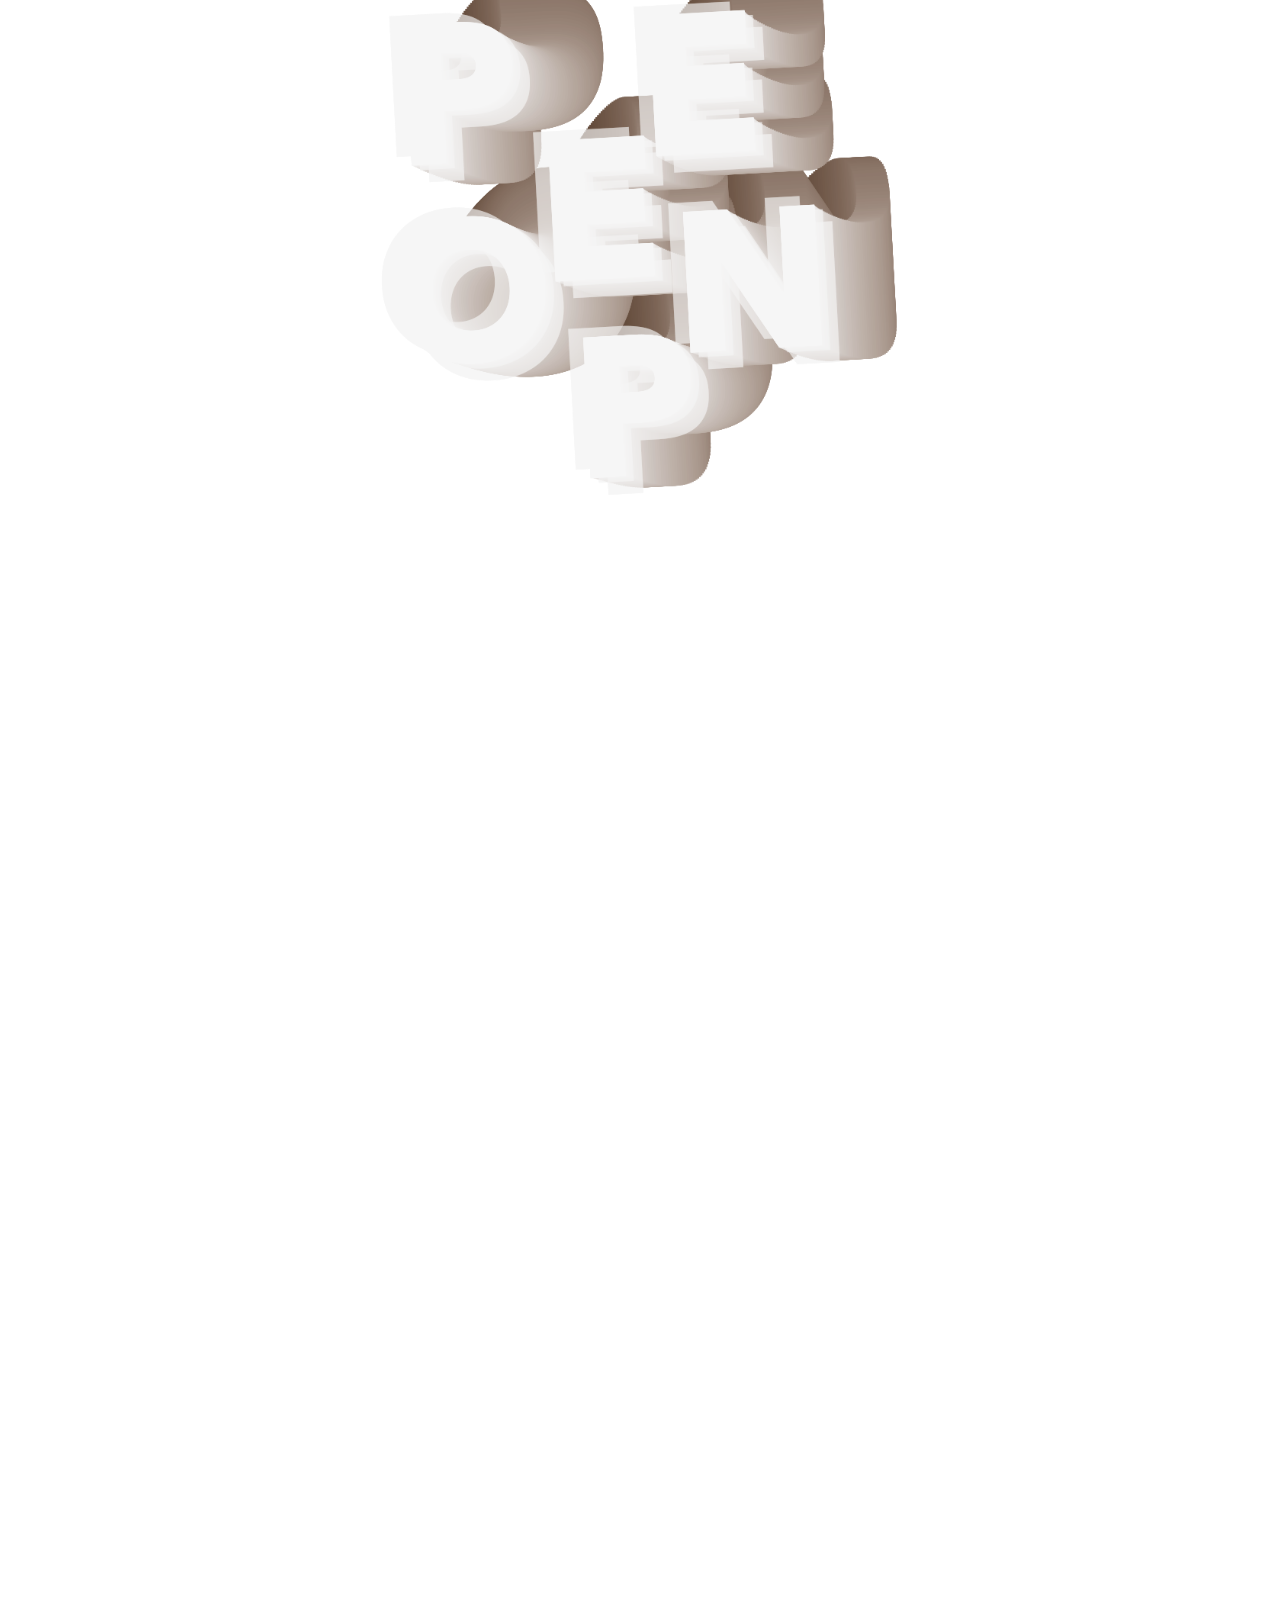
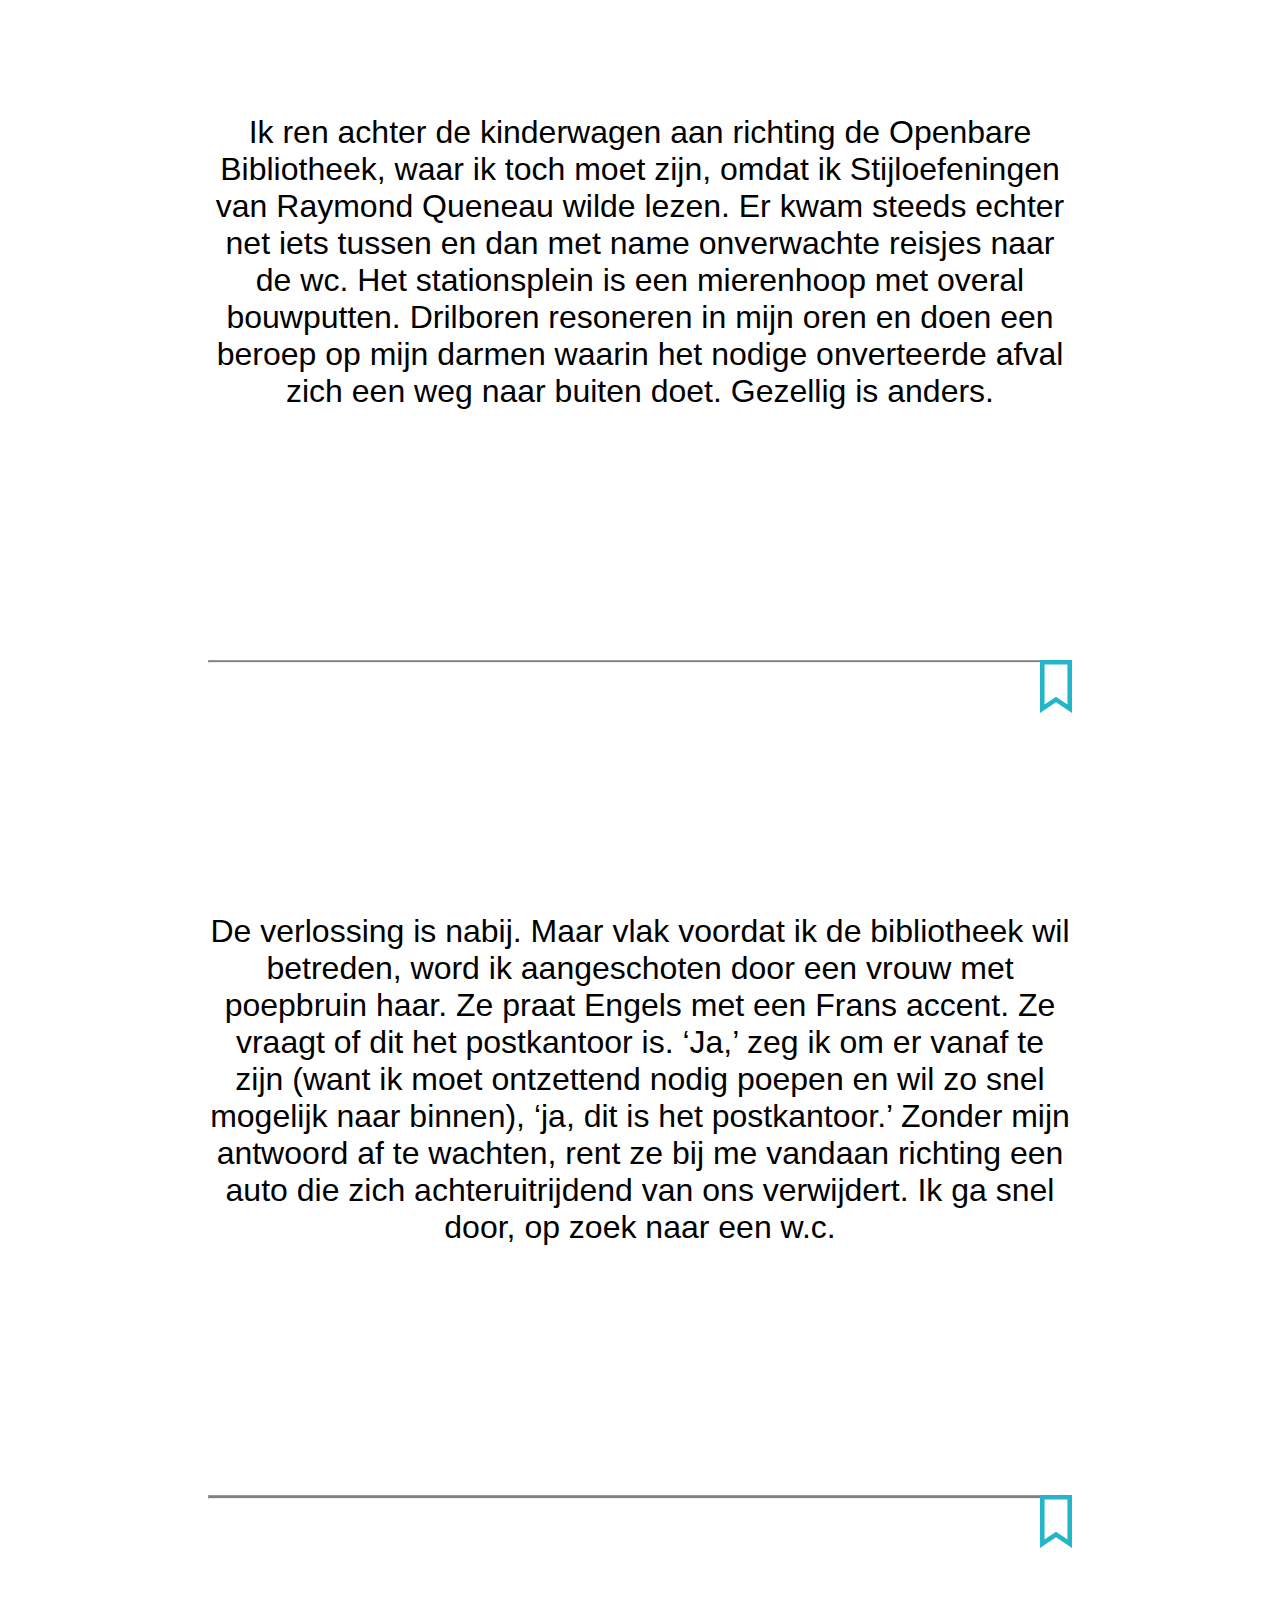
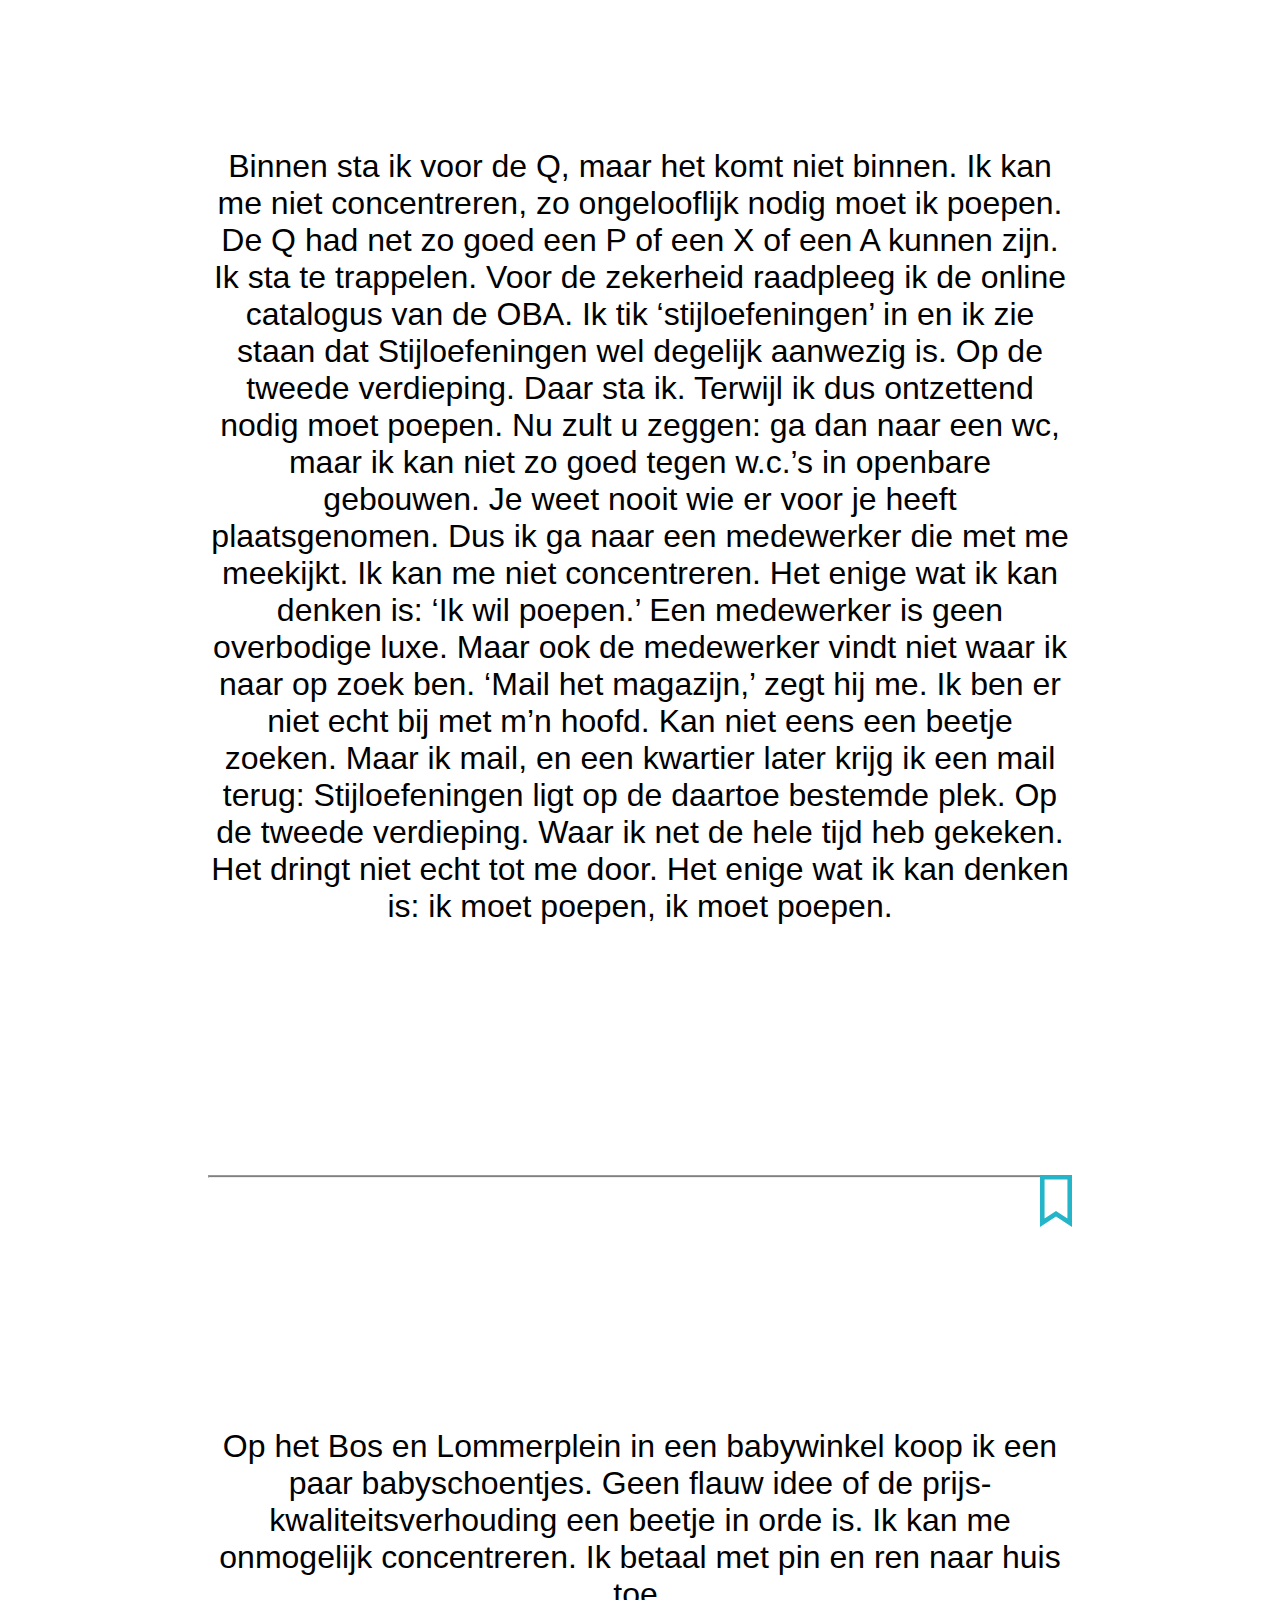
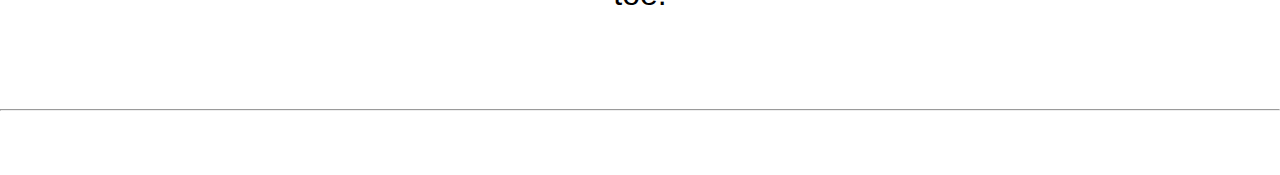
<file: verhaal.html>
<!DOCTYPE html>

<html lang="nl">

<head>
    <title>Verhalen</title>
    <meta name="viewport" content="width=device-width, initial-scale=1">
    <link rel="stylesheet" href="Styles/Styles.css" type="text/css">
</head>

<body>
    <!-- HEADER -->
    <header class="top">
        <div>
            <img src="Image/logo.svg" alt="logo" />
            <p>verhalensite</p>
        </div>
        <nav class="navheader">
            <div id="menuToggle">
                <!--
    A fake / hidden checkbox is used as click reciever,
    so you can use the :checked selector on it.
    -->
                <input type="checkbox" />

                <!--
    Some spans to act as a hamburger.

    They are acting like a real hamburger,
    not that McDonalds stuff.
    -->
                <span></span>
                <span></span>
                <span></span>
                <ul id="menu">
                    <li><a href="index.html">home</a></li>
                    <li><a href="bibio.html">Bibiotheek</a></li>
                    <li><a href="login.html">Inloggen</a></li>
                </ul>
            </div>
        </nav>

    </header>
    <!-- EINDE HEADER -->

    <!-- MAIN -->

    <img class="slijm" src="Image/Untitled-3.png" alt="header" />
    <section class="verhaallees">
        <p>
            Het welhaast
            <br />
            slaapwekkende geschud
            <br />
            van de bus heeft
            <br />
            er voor gezorgd
            <br />
            dat ik, tegen de
            <br />
            tijd dat ik moet
            <br />
            uitstappen
            <br />
            (ter hoogte van
            <br />
            Centraal Station
            <br />
            Amsterdam)
            <br />
            ontzettend
            <br />
            nodig
            <br />
            moet
            <br />
        </p>

        <img class="poep" src="Image/poepen.png" />
        <span class="tekst"> Ik ren achter de kinderwagen aan richting de Openbare Bibliotheek, waar ik toch moet zijn, omdat ik Stijloefeningen van Raymond Queneau wilde lezen. Er kwam steeds echter net iets tussen en dan met name onverwachte reisjes naar de wc. Het stationsplein is een mierenhoop met overal bouwputten. Drilboren resoneren in mijn oren en doen een beroep op mijn darmen waarin het nodige onverteerde afval zich een weg naar buiten doet. Gezellig is anders.
            <hr />
            <img class="bookmark1" src="Image/bookmark.svg" align="right" />
            <img class="bookmark2 hide" src="Image/bookmark-full.svg" align="right" />
            De verlossing is nabij. Maar vlak voordat ik de bibliotheek wil betreden, word ik aangeschoten door een vrouw met poepbruin haar. Ze praat Engels met een Frans accent. Ze vraagt of dit het postkantoor is. ‘Ja,’ zeg ik om er vanaf te zijn (want ik moet ontzettend nodig poepen en wil zo snel mogelijk naar binnen), ‘ja, dit is het postkantoor.’ Zonder mijn antwoord af te wachten, rent ze bij me vandaan richting een auto die zich achteruitrijdend van ons verwijdert. Ik ga snel door, op zoek naar een w.c.
            <hr />
            <img class="bookmark1" src="Image/bookmark.svg" align="right" />
            <img class="bookmark2 hide" src="Image/bookmark-full.svg" align="right" />

            Binnen sta ik voor de Q, maar het komt niet binnen. Ik kan me niet concentreren, zo ongelooflijk nodig moet ik poepen. De Q had net zo goed een P of een X of een A kunnen zijn. Ik sta te trappelen. Voor de zekerheid raadpleeg ik de online catalogus van de OBA. Ik tik ‘stijloefeningen’ in en ik zie staan dat Stijloefeningen wel degelijk aanwezig is. Op de tweede verdieping. Daar sta ik. Terwijl ik dus ontzettend nodig moet poepen. Nu zult u zeggen: ga dan naar een wc, maar ik kan niet zo goed tegen w.c.’s in openbare gebouwen. Je weet nooit wie er voor je heeft plaatsgenomen. Dus ik ga naar een medewerker die met me meekijkt. Ik kan me niet concentreren. Het enige wat ik kan denken is: ‘Ik wil poepen.’ Een medewerker is geen overbodige luxe. Maar ook de medewerker vindt niet waar ik naar op zoek ben. ‘Mail het magazijn,’ zegt hij me. Ik ben er niet echt bij met m’n hoofd. Kan niet eens een beetje zoeken. Maar ik mail, en een kwartier later krijg ik een mail terug: Stijloefeningen ligt op de daartoe bestemde plek. Op de tweede verdieping. Waar ik net de hele tijd heb gekeken. Het dringt niet echt tot me door. Het enige wat ik kan denken is: ik moet poepen, ik moet poepen.
            <hr />
            <img class="bookmark1" src="Image/bookmark.svg" align="right" />
            <img class="bookmark2 hide" src="Image/bookmark-full.svg" align="right" />


            Op het Bos en Lommerplein in een babywinkel koop ik een paar babyschoentjes. Geen flauw idee of de prijs-kwaliteitsverhouding een beetje in orde is. Ik kan me onmogelijk concentreren. Ik betaal met pin en ren naar huis toe.</span>
    </section>


    <!-- EINDE MAIN -->


    <!-- FOOTER -->
    <footer>
        <hr />
    </footer>
    <!-- EINDE FOOTER -->
    <script type=" text/javascript" src="js/main.js"></script>

</body>

</html>
</file>
<file: Styles/Styles.css>
body {
    font-family: 'Arial', sans-serif;
    font-size: 1em;
    margin: 0 auto;
}

*,
:before,
:after {
    box-sizing: border-box;
}

h2 {
    color: white;
    margin: .625em 0px .625em 0px;
}

h3 {

    text-align: center;
    font-style: normal;
    font-weight: 300;
    font-size: 2.4rem;
}

h3:after {
    content: "";
    display: block;
    height: .1em;
    width: 2em;
    background-color: rgb(124, 211, 223);
    margin: 1em auto 0px;
}

footer {
    margin-bottom: 4em;
    margin-top: 6em;
}

a {
    font-size: 1em;
    align-content: center;
    align-items: center;
    background-color: rgb(251, 221, 15);
    box-shadow: rgb(210, 184, 43) 0em .2em 0em 0em, rgba(0, 0, 0, 0.2) 0em .2em .2em 0em;
    color: rgb(85, 86, 90);
    font-weight: 700;
    letter-spacing: 0.03em;
    text-align: center;
    text-transform: uppercase;
    border-radius: .1em;
    border-style: none;
    padding: 1em;
    text-decoration: none;
    line-height: 2em;
}


/* header */
.top {
    background-color: #06183D;
    width: 100%;
    display: flex;
    height: 10.5em;
}

.top div {
    position: absolute;
    top: 2.5em;
    left: 5em;
    width: 15em;
    margin: 0 auto;
    color: #fff;
}

.top div p {
    font-weight: 100;
    font-size: 1.3em;
    margin-top: .5em;
    letter-spacing: .1em;
}

.slijm {
    position: absolute;
    top: 10.5em;
    bottom: 0;
    background: white;
    width: 100%;
    text-align: center;
}

/* The sticky class is added to the header with JS when it reaches its scroll position */
.slijm.sticky {
    position: fixed;
    top: 0;
    left: 0;
    right: 0;
    bottom: unset;
    z-index: -1;
}

.poep {
    margin: 0 auto;
    height: 34.4em;
}

.poep.sticky {
    position: fixed;
    top: 0;
    left: 0;
    right: 0;
    bottom: unset;
}

.bookmark1,
.bookmark2 {
    cursor: pointer;
    width: 1em;
    margin-top: -7.9em;
    display: block;
}

.groterbook {
    transform: scaleY(1.5);
    margin-top: -7.5em;
    display: inline-block;
}

.hide {
    display: none;
}

.tekst hr {
    margin-top: 7.8em;
    margin-bottom: 7.8em;
    height: .1em;
    background-color: gray;
    width: 100%;
}

.verhaallees span {
    width: 27em;
    text-align: center;
    font-size: 2em;
    font-weight: 100;
    display: block;
    margin-top: 37.5em;
    margin-left: auto;
    margin-right: auto;
}

.verhaallees span.sticky {
    margin-top: 40em;
}

.verhaallees {
    text-align: center;
    width: 75em;
    margin-left: auto;
    margin-right: auto;
}

.verhaallees p {
    margin-top: 10em;
    font-size: 2em;
    align-content: center;
    align-items: center;
    font-weight: 700;
    letter-spacing: 0.03em;
    text-align: center;
    text-decoration: none;
    line-height: 2.5em;
    position: relative;
    margin-left: auto;
    margin-right: auto;
}

.navheader {
    top: 5.2em;
    max-width: 22.5em;
    position: absolute;
    right: 40em;
}

.navheader ul {
    background-color: rgb(6, 24, 61);
    display: flex;
}

.navheader a {
    background-color: #192A4C;
    color: #FFF;
    box-shadow: none;
    padding: 1.3em;
    padding-bottom: 1.3em;
    border-style: none;
    border-radius: 0px;
    text-transform: capitalize;
    font-weight: 100;
    font-size: .9em;
    letter-spacing: 0.15em;
}

.navheader a:hover {
    font-size: 1em;
}

.navheader li {
    color: white;
    text-align: left;
    text-decoration: none;
}

/* headerslide foto */

.headerslider {
    width: 100%;
    height: 22em;
    background-image: url("../Image/above-aerial-aerial-view-991012.jpg");
    background-size: cover;
    background-repeat: no-repeat;
    border-bottom: .3em solid rgb(36, 181, 201);
    padding-left: 10em;
    padding-top: 7em;
    margin-bottom: 5em;
}

.headerslider h1 {
    margin: 0;
    color: white;
    top: 10%;
    font-size: 2em;
    max-width: 18.75em;
    font-style: normal;
    font-weight: 100;
    color: rgb(255, 255, 255);
    line-height: 0.95em;
    font-size: 2em;
    text-transform: uppercase;
    padding-bottom: 1em;
}

/* filteren*/

.pc-tab {
    min-width: 19em;
    width: 100%;
    border-radius: 0em 0em .5em .5em;
    margin: 0em auto;
    max-width: 66em;
}

.pc-tab > input,
.pc-tab section > div {
    display: none;
}

ul {
    list-style: none;
    margin: 0;
    padding: 0;
}

.tab1 form div {
    width: 28.2em;
    padding-top: .9em;
}

.tab1 form {
    display: flex;
}

.tab1,
.tab2 {
    display: inline-flex;
    flex-wrap: wrap;
    padding: .9em 1.1em;
    color: black;
    border-width: .1em .1em .1em;
    border-style: solid solid none;
    border-color: rgba(6, 24, 61, 0.8) rgba(6, 24, 61, 0.8) rgba(6, 24, 61, 0.8);
    border-bottom: none;

}

.tab2 h4 {
    margin: .2em;
    font-size: 2.375em;
}

.tags {
    display: flex;

}

.tags li {
    padding: 0.188em;
    list-style-type: none;
}

.tags a {
    font-size: 1em;
    background-color: rgb(251, 221, 15);
    box-shadow: rgb(210, 184, 43) 0em .1em 0em 0em, rgba(0, 0, 0, 0.2) 0em .1em .1em 0em;
    color: rgb(85, 86, 90);
    font-weight: 700;
    letter-spacing: 0.03em;
    text-transform: uppercase;
    border-style: none;
    text-decoration: none;
}

/* bovenste tabs */
#tab1:checked ~ nav .tab1,
#tab2:checked ~ nav .tab2 {
    background-color: rgba(6, 24, 61, 0.8);
    color: white;
    position: relative;
    border-bottom: none;


}

#tab1:hover ~ nav .tab1,
#tab2:hover ~ nav .tab2 {
    background-color: rgba(6, 24, 61, 0.8);
    color: white;
    border-bottom: none;

}

/* onderste vakjes */

#tab1:checked ~ section .tab1 {
    display: block;
    clear: both;
    width: 100%;
    background: rgba(6, 24, 61, 0.8);
    color: white;
    border-bottom: none;
    border-top: none;

}

#tab2:checked ~ section .tab2 {
    display: block;
    clear: both;
    width: 100%;
    background: rgba(6, 24, 61, 0.8);
    color: white;
    border-bottom: none;
}


/* sorteer box */
.sorteer input[type="checkbox"] {
    #display: none;
}

.sorteer ul {
    display: none;
}

.sorteer input[type="checkbox"]:checked ~ ul {
    display: block;
}

.tab2 form {
    display: flex;
}

.drop {
    font-size: 1em;
    line-height: 1.5em;
    background-color: rgb(255, 255, 255);
    color: rgb(85, 86, 90);
    position: relative;
    text-align: left;
    align-items: center;
    border-color: transparent;
    border-style: solid;
    border-width: .625em;
    margin: .5em .625em 0em .013em;
    width: 100%;
    height: 100%;
    padding: .313em;
}

.hidesorteer label:before {
    content: '';
    width: 1.25rem;
    height: 1.25rem;
    cursor: pointer;
    vertical-align: middle;
    display: inline-block;
    background: transparent;
    margin-right: .625rem;
}

.hidesorteer label:after {
    content: '';
    width: 1.25rem;
    height: .7rem;
    position: absolute;
    left: .6rem;
    border-top: none;
    border-right: none;
    opacity: 0;
    transform: rotate(-25deg) skewY(-23deg);
}

.hidesorteer input[type="checkbox"]:checked + label:after {
    opacity: 1;
}


/* verhaal*/
/* ============================================================ */

.cards {
    flex-wrap: wrap;
    max-width: 72.5em;
    width: calc(100% - 0.938em);
    transform: none;
    margin: 0 auto 1.875em;
    border-spacing: 0.625em 0.313em;
    display: flex;
    font-weight: 300;
    justify-content: center;
    line-height: 1.375em;
}

.verhaal h4 {
    margin: 0;
    font-size: 2.2em;
    height: 3.125em;
}

article {
    height: 100%;
    width: 20.375em;
    box-shadow: rgba(0, 0, 0, 0.1) 0px 2px .625em 3px;
    margin: 1.25em;
    overflow: hidden;
}

article img {
    width: 20.375em;
    height: 19.938em;
}

article hr {
    content: "";
    display: block;
    position: absolute;
    height: 0.25em;
    background-color: rgb(124, 211, 223);
    margin-top: -1.2em;
    margin-left: -.6em;
    border: 0;
}

article header {
    padding: .625em;
    height: 7.5em;
    background-color: #FFF;
    display: block;
}

article header h4 {
    text-align: center;
    padding-top: 1.2em;
}

article header div {
    opacity: 0;
    display: flex;
}

article header div a {
    flex-grow: 5;
}

article header div button {
    flex-grow: 2;
}

article:hover header {
    transition: 1s;
    transform: translateY(-100px);
}


article:hover header div {
    transition: 1s;
    opacity: 1;
}

article:hover hr {
    margin-top: -.7em;
}


#heart {
    font-weight: 700;
    background-color: rgb(255, 230, 0);
    box-shadow: rgb(222, 194, 4) 0em .1em 0em 0em, rgba(0, 0, 0, 0.2) 0em .1em .1em 0em;
    background-clip: padding-box;
    color: rgb(85, 86, 90);
    text-align: center;
    text-transform: uppercase;
    border-radius: .2em;
    padding: .2em;
    text-decoration: none;
    justify-content: center;
    margin: .825em .825em 1.65em .825em;
    cursor: pointer;
}

.redheart {
    color: rgb(255, 0, 0) !important;
    font-size: 1.6em;
    padding-top: 0 !important;
    transition: font-size .4s ease-out;
    max-height: 1.2em;
    margin: 0 !important;
    margin-top: .4em !important;
}


article a {
    font-weight: 700;
    background-color: rgb(255, 230, 0);
    box-shadow: rgb(222, 194, 4) 0em .1em 0em 0em, rgba(0, 0, 0, 0.2) 0em .1em .1em 0em;
    background-clip: padding-box;
    color: rgb(85, 86, 90);
    height: 1.875em;
    text-align: center;
    text-transform: uppercase;
    bottom: 1.25em;
    display: flex;
    border-radius: .2em;
    text-decoration: none;
    justify-content: center;
    margin: .625em .625em 1.25em .625em;
}

/* ============================================================================ */



.boxes {
    margin-left: auto;
    margin-right: auto;
    width: 51em;
    display: flex;
    margin-bottom: 5em;
}

.boxes a {
    padding: 1.5em;
    margin-right: .5em;
    font-size: 1rem;
    text-align: center;
    text-decoration: none;
    background-color: #E4E4E4;
    color: #374664;
    border-radius: .5em;
    box-shadow: none;
    font-weight: 500;
    width: 22em;
    text-transform: none;
}

.boxes .active {
    outline: none;
    color: #fff;
    background-color: #374664;
}

.boxes a:hover {
    outline: none;
    color: #fff;
    background-color: #374664;
}



/* ========================================================================================== media*/


@media only screen and (max-width: 64em) {


    .top {
        height: 7em;
    }

    .top div {
        position: static;
        margin-top: 1.5em;
    }

    .pc-tab {
        padding-left: 1.25em;
        padding-right: 1.25em;
    }

    #menuToggle {
        display: block;
        position: absolute;
        top: 1.25em;
        left: 1.25em;
        z-index: 1;
        -webkit-user-select: none;
        user-select: none;
    }

    #menuToggle input {
        display: block !important;
        width: 6em;
        height: 6em;
        position: fixed;
        top: 1em;
        left: .2em;
        cursor: pointer;
        opacity: 0;
        /* hide this */
        z-index: 2;
        /* and place it over the hamburger */
    }

    /*
 * Just a quick hamburger
 */
    #menuToggle span {
        display: block;
        width: 2.1em;
        height: .3em;
        margin-bottom: .3em;
        position: relative;
        background: white;
        border-radius: .1em;
        z-index: 1;
        transform-origin: .1em 0;
        transition: transform 0.5s cubic-bezier(0.77, 0.2, 0.05, 1.0),
            background 0.5s cubic-bezier(0.77, 0.2, 0.05, 1.0),
            opacity 0.55s ease;
    }

    #menuToggle span:first-child {
        transform-origin: 0% 0%;
    }

    #menuToggle span:nth-last-child(2) {
        transform-origin: 0% 100%;
    }

    /*
 * Transform all the slices of hamburger
 * into a crossmark.
 */
    #menuToggle input:checked ~ span {
        opacity: 1;
        transform: rotate(45deg) translate(-2px, -1px);
        background: white;
    }

    /*
 * But let's hide the middle one.
 */
    #menuToggle input:checked ~ span:nth-last-child(3) {
        opacity: 0;
        transform: rotate(0deg) scale(0.2, 0.2);
    }

    /*
 * Ohyeah and the last one should go the other direction
 */
    #menuToggle input:checked ~ span:nth-last-child(2) {
        transform: rotate(-45deg) translate(0, -1px);
    }

    /*
 * Make this absolute positioned
 * at the top left of the screen
 */
    #menu {
        position: fixed;
        width: 90%;
        margin-left: -2em;
        padding-top: 1.6em;
        height: 110%;
        background: rgb(6, 24, 61);
        list-style-type: none;
        /* to stop flickering of text in safari */
        transform-origin: 0% 0%;
        transform: translate(-100%, 0);

        transition: transform 0.5s cubic-bezier(0.77, 0.2, 0.05, 1.0);
    }

    #menu li {
        padding: .625em 0;
        font-size: 1.4em;
    }

    /*
 * And let's slide it in from the left
 */
    #menuToggle input:checked ~ ul {
        transform: none;
    }

    .logo {
        top: 1.25em;
    }

    .navheader {
        margin-left: 0;
        margin-top: 0;
        position: inherit;
        right: inherit
    }

    .navheader a {
        display: block;
        line-height: 4em;
    }

    .navheader ul {
        flex-direction: column;
    }

    .slijm {
        top: 7em;
    }

    .verhaallees {
        width: 100%;
    }
}

@media only screen and (max-width: 50em) {

    .tab1 form,
    .tab2 form {
        flex-direction: column;
    }
    .slijm {
        top: 4em;
    }

    .verhaallees p {
        margin-top: 5em;
    }

    .boxes {
        width: 22em;
        flex-direction: column;
    }

    .boxes a {
        margin-top: .5em;
    }

    article {
        height: auto;
        display: block;
    }

    article img {
        width: 100%;
    }


    .navheader ul {
        flex-direction: column;
    }

    .verhaallees {
        width: 100%;
    }

    .top {
        height: 4em;
    }

    .top div {
        position: static;
        top: 0;
        left: 0;
        padding: 0;
        margin-top: 0;
    }

    .top div img {
        height: 4em;
        width: 50%;
        margin: 0 auto;
        display: block;
    }

    .top div p {
        display: none;
    }

    .poep {
        height: 400px;
        width: 90%;
        margin-top: 2em;
    }

    .verhaallees span {
        width: 90%;
    }

    .verhaallees span.sticky {
        font-size: 1.3em;
        margin-top: 800px;
    }


    .verhaallees span img {
        margin-top: -8em;
    }

    .groterbook {
        margin-top: -7.55em !important;
    }
}

@media only screen and (max-width: 37.6em) {
    .headerslider {
        padding-left: 1em;
        margin-bottom: 1em;
    }

    article img {
        width: 100%;
    }


}

/*
===========================================================================================
 login pagina */

*:focus {
    outline: none;
}

.login {
    background-color: aliceblue;
}

.login-screen {
    background-color: #FFF;
    padding: 1.25em;
    border-radius: 5px;
    margin: 4.375em auto;
    width: 18.75em;
}

.login-form {
    text-align: center;
}


.login input {
    text-align: center;
    background-color: #ECF0F1;
    border: .2em solid transparent;
    border-radius: .3em;
    font-size: 1em;
    font-weight: 200;
    padding: .625em;
    width: 100%;
    transition: border .5s;
    margin-bottom: .625em;
}

input:focus {
    border: .2em solid #3498DB;
    box-shadow: none;
}

input:invalid {
    border: .2em dashed red;
}

input:valid {}

.login-link {
    font-size: .8em;
    color: #444;
    display: block;
    text-align: center;
    background-color: white;
    font-weight: 200;
    box-shadow: none;
    text-decoration: underline;
    text-transform: lowercase;

}

.btn {
    border: .2em solid transparent;
    background: #3498DB;
    color: #ffffff;
    display: block;
    width: 100%;
    margin: 0 auto;
    font-size: .9em;
    background-color: rgb(251, 221, 15);
    box-shadow: rgb(210, 184, 43) 0em .1em 0em 0em, rgba(0, 0, 0, 0.2) 0em .1em .1em 0em;
    color: rgb(85, 86, 90);
    font-weight: 700;
    letter-spacing: 0.03em;
    line-height: 1.25em;
    text-transform: uppercase;
    border-radius: .3em;
    border-style: none;
    padding: 1em;
    text-decoration: none;
    line-height: 2em;
}



.btn:hover {
    background-color: #2980B9;
}

#menuToggle input {
    display: none;
}
</file>
